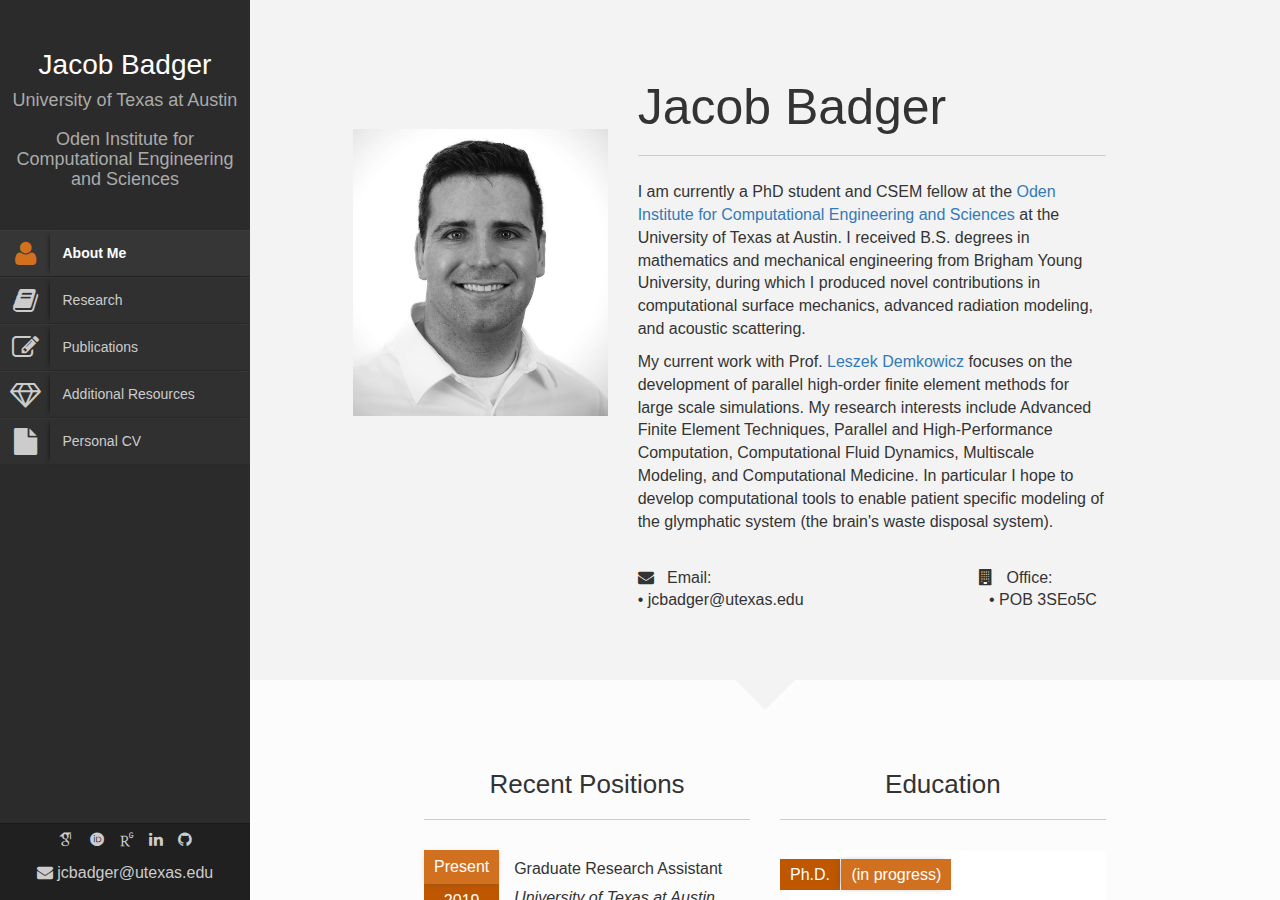
<file: index.html>
<!DOCTYPE html>
<html lang="en">
    <head>
        <title>Jacob Badger</title>
        <meta http-equiv="Content-Type" content="text/html; charset=UTF-8">
        <meta name="author" content="Jacob Badger">
        <meta name="viewport" content="width=device-width, initial-scale=1, maximum-scale=1">
        
        <meta name="description" content="A theme for faculty profile page" />
        <meta name="keywords" content="faculty profile, theme, css, html, jquery, transition, transform, 3d, css3" />

        <link rel="shortcut icon" href="../favicon.ico">

        <!--CSS styles-->
        <link rel="stylesheet" href="css/bootstrap.css">
        <link rel="stylesheet" href="css/font-awesome.min.css">  
        <link rel="stylesheet" href="css/perfect-scrollbar-0.4.5.min.css">
        <link rel="stylesheet" href="css/magnific-popup.css">
        <link rel="stylesheet" href="css/style.css">
        <link id="theme-style" rel="stylesheet" href="css/styles/default.css">
        <link rel="stylesheet" href="css/academicons.min.css"/>

        
        <!--/CSS styles-->
        <!--Javascript files-->
        <script type="text/javascript" src="js/jquery-1.11.3.min.js"></script>
        <script type="text/javascript" src="js/TweenMax.min.js"></script>
        <script type="text/javascript" src="js/jquery.touchSwipe.min.js"></script>
        <script type="text/javascript" src="js/jquery.carouFredSel-6.2.1-packed.js"></script>
        
        <script type="text/javascript" src="js/modernizr.custom.63321.js"></script>
        <script type="text/javascript" src="js/jquery.dropdownit.js"></script>

        <script type="text/javascript" src="js/ScrollToPlugin.min.js"></script>

        <script type="text/javascript" src="js/bootstrap.min.js"></script>

        <script type="text/javascript" src="js/jquery.mixitup.min.js"></script>

        <script type="text/javascript" src="js/masonry.min.js"></script>

        <script type="text/javascript" src="js/perfect-scrollbar-0.4.5.with-mousewheel.min.js"></script>
        <script type="text/javascript" src="js/jquery.nicescroll.min.js"></script>


        <script type="text/javascript" src="js/magnific-popup.js"></script>
        <script type="text/javascript" src="js/custom.js"></script>

        <!--/Javascript files-->

    </head>
    <body>

        <div id="wrapper">
            <a href="#sidebar" class="mobilemenu"><i class="fa fa-reorder"></i></a>
            <div id="sidebar">
                <div id="sidebar-wrapper">
                    <div id="sidebar-inner">
                        <!-- Profile/logo section-->
                        <div id="profile" class="clearfix">
                            <!-- <div class="portrate hidden-xs"></div> -->
                            <div class="title">
                                <h2>Jacob Badger</h2>
				<h3>University of Texas at Austin<br><br>Oden Institute for Computational Engineering and Sciences</h3>
                            </div>   
                        </div>
                        <!-- /Profile/logo section-->

                        <!-- Main navigation-->
                        <div id="main-nav">
                            <ul id="navigation">
                                <li class="currentmenu">
                                  <a href="index.html">
                                    <i class="fa fa-user"></i>
                                    <div class="text">About Me</div>
                                  </a>
                                </li>  
                                
                                <li>
                                  <a href="research.html">
                                    <i class="fa fa-book"></i>
                                    <div class="text">Research</div>
                                  </a>
                                </li> 
                                
                                <li>
                                  <a href="publication.html">
                                    <i class="fa fa-edit"></i>
                                    <div class="text">Publications</div>
                                  </a>
                                </li> 

                                <!-- <li>
                                  <a href="software.html">
                                    <i class="fa fa-desktop"></i>
                                    <div class="text">Software</div>
                                  </a>
                                </li> -->

                                <li>
                                  <a href="additional.html">
                                    <i class="fa fa-diamond"></i>
                                    <div class="text">Additional Resources</div>
                                  </a>
                                </li>

                                <li class="external">
                                  <a href="papers/Badger_CV.pdf" target="_blank">
                                      <i class="fa fa-file"></i>
                                      <div class="text">Personal CV</div>
                                  </a>
                                </li>

                            </ul>
                        </div>
                        <!-- /Main navigation-->
                        <!-- Sidebar footer -->
                        <div id="sidebar-footer">
                            <div class="social-icons">

                                <ul>
                                    <li><a href="https://scholar.google.com/citations?user=r2hKCgUAAAAJ&hl=en&oi=ao" title="Google Scholar" target="_blank"><i class="ai ai-google-scholar ai-3x"></i></a></li>
                                    <li><a href="https://orcid.org/0000-0001-6482-105X" title="ORCID" target="_blank"><i class="ai ai-orcid ai-3x"></i></a></li>
                                	<li><a href="https://www.linkedin.com/in/jacob-c-badger" title="ResearchGate" target="_blank"><i class="ai ai-researchgate ai-3x"></i></a></li>
                                    <li><a href="https://www.linkedin.com/in/jacob-c-badger" title="Linkedin" target="_blank"><i class="fa fa-linkedin"></i></a></li>
                                    <li><a href="https://github.com/jbadger95" title="Github" target="_blank"><i class="fa fa-github"></i></a></li>
                                	<br />
                                    <li><a><i class="fa fa-envelope"></i> jcbadger&#64utexas.edu</a></li>
                                    <br />
                                    <p> </p>
                                </ul>
				
                            </div>

        
			    <!--
                            <div id="copyright">Copyright text here</div>
			    -->
                    
                        </div>
                        <!-- /Sidebar footer -->
                    </div>

                </div>
            </div>

            <div id="main">
            
                <div id="biography" class="page home" data-pos="home">
                    <div class="pageheader">
                        <div class="headercontent">
                            <div class="section-container">
                                <div class="row">
                                    <div class="col-sm-2 visible-sm"></div>
                                    <div class="col-sm-8 col-md-4">
                                        <div class="biothumb">
						<br><br><br>
                                            <img alt="image" src="img/personal/Badger_Jacob_BW.jpg" class="img-responsive">

                                        </div>
                                        
                                    </div>
                                    <div class="clearfix visible-sm visible-xs"></div>
                                    <div class="col-sm-12 col-md-7">
                                        <h3 class="title">Jacob Badger</h3>
                                        <p> I am currently a PhD student and CSEM fellow at the <a href="https://www.oden.utexas.edu"> Oden Institute for 
                                            Computational Engineering and Sciences</a> at the University 
					of Texas at Austin. I received B.S. degrees in mathematics and mechanical engineering from Brigham Young University, during which I produced novel contributions in computational surface mechanics, advanced radiation modeling, and acoustic scattering. 
					</p>

					<p>
					My current work with Prof. <a href="https://users.oden.utexas.edu/~leszek/">Leszek Demkowicz</a> focuses on the development of parallel high-order finite element methods for large scale simulations. My research interests include Advanced Finite Element Techniques, Parallel and High-Performance Computation, Computational Fluid Dynamics, Multiscale Modeling, and Computational Medicine. In particular I hope to develop computational tools to enable patient specific modeling of the glymphatic system (the brain's waste disposal system).
					</p>
					<br>

					<span style="float:left"><strong><i class="fa fa-envelope"></i>&nbsp;&nbsp;</strong> Email:</span><span style="float:right">
                                                <strong><i class="fa fa-building"></i>&nbsp;&nbsp;</strong>
						Office:&nbsp;&nbsp;&nbsp;&nbsp;&nbsp;&nbsp;&nbsp;&nbsp;&nbsp;&nbsp;&nbsp;&nbsp; </span>
					<br>
					<span style="float:left">&bull; jcbadger&#64utexas.edu</span><span style="float:right">&bull; POB 3SEo5C&nbsp;&nbsp; </span>
					</br>
					</br>

                                    </div>  
                                </div>
                            </div>        
                        </div>
                    </div>


                    <div class="pagecontents">
                        <div class="section color-1">
                            <div class="section-container">
                                <div class="row">
                                    <div class="col-md-5 col-md-offset-1">
                                        <div class="title text-center">
                                            <h3>Recent Positions</h3>
                                        </div>
                                        <ul class="ul-dates">
                                            <li>
                                                <div class="dates">
                                                    <span>Present</span>
                                                    <span>2019</span>
                                                </div>
                                                <div class="content">
                                                    <h4>Graduate Research Assistant</h4>
                                                    <p><em>University of Texas at Austin</em>, Oden Institute for Computational Engineering and Sciences </p>
                                                </div>
                                            </li>
                                            <li>
                                                <div class="dates">
                                                    <span>2019</span>
                                                    <span>2018</span>
                                                </div>
                                                <div class="content">
                                                    <h4>Teaching Assistant</h4>
                                                    <p><em>Brigham Young University</em>, Mechanical Engineering Department </p>
                                                </div>
                                            </li>
                                            <li>
                                                <div class="dates">
                                                    <span>2019</span>
                                                    <span>2018</span>
                                                </div>
                                                <div class="content">
                                                    <h4>Undergraduate Research Assistant </h4>
                                                    <p><em>Brigham Young University</em>, Mathematics Department</p>
                                                </div>
                                            </li>
                                            <li>
                                                <div class="dates">
                                                    <span>2018</span>
                                                    <span>2016</span>
                                                </div>
                                                <div class="content">
                                                    <h4>Undergraduate Research Assistant</h4>
                                                    <p><em>Brigham Young University</em>, Compliant Mechanisms Research Group </p>
                                                </div>
                                            </li>
                                        </ul>
                                    </div>
                                    <div class="col-md-5">
                                        <div class="title text-center">
                                            <h3>Education</h3>
                                        </div>
                                        <ul class="ul-card">
                                            <li>
                                                <div class="dy">
                                                    <span class="degree">Ph.D.</span>
                                                    <span class="year">(in progress)</span>
                                                </div>
                                                <div class="description">
                                                    <p class="what">Doctor of Philosophy in Computational Science, Engineering, and Mathematics</p>
						    						<p class="where">University of Texas at Austin<br>Oden Institute for Computational Engineering and Sciences</br></p>
                                                </div>
                                            </li>
                                            <li>
                                                <div class="dy">
                                                    <span class="degree">B.S.</span><span class="year">2019</span>
                                                </div>
                                                <div class="description">
                                                    <p class="waht">Bachelor of Science in Mathematics</p>
                                                    <p class="where">Brigham Young University</p>
                                                </div>
                                            </li>
                                            <li>
                                                <div class="dy">
                                                    <span class="degree">B.S.</span><span class="year">2019</span>
                                                </div>
                                                <div class="description">
                                                    <p class="waht">Bachelor of Science in Mechanical Engineering</p>
                                                    <p class="where">Brigham Young University</p>
                                                </div>
                                            </li>
                                            
                                        </ul>

                                    </div>    
                                </div>    
                            </div>

                        <!-- <div class="section color-1">
                            <div class="section-container">
                                <div class="title text-center">
                                    <h3>Recent News</h3>
                                </div>
                                <div class="row">
                                        <div id="labp-heads-wrap">
                                            <div id="lab-carousel">
                                                <div><img alt="image" src="img/news/siamtalks.png" width="120" height="120" class="img-circle lab-img" /></div>
                                                <div><img alt="image" src="img/news/rank1.png" width="120" height="120" class="img-circle lab-img" /></div>
                                                <div><img alt="image" src="img/news/tames.png" width="120" height="120" class="img-circle lab-img" /></div>
                                                <div><img alt="image" src="img/news/SpringSim.png" width="120" height="120" class="img-circle lab-img" /></div>
                                            </div>
                                            <div>
                                                <a href="#" id="prev"><i class="fa fa-chevron-circle-left"></i></a>
                                                <a href="#" id="next"><i class="fa fa-chevron-circle-right"></i></a>
                                            </div>
                                        </div>

                                        <div id="lab-details">
                                            <div>
                                                <h3>SIAM Industry Talks</h3>
						<p>
						UT Austin's chapter of SIAM is putting the "I" in SIAM with our recent industry talks! We've hosted several speakers from industry to come speak at ICES about job and research opportunities. So far we've heard from NASA's Jet Propulsion Lab, Sandia National Lab, Enthought, Heartflow, Lawrence Livermore National Lab, Los Alamos National Lab, Intel, and more! 
						</p>
					</div>

                                            <div>
                                                <h3>ICES Ranked No. 1 for Interdisciplinary Applications of Mathematics</h3>
						<h4><a href="https://www.ices.utexas.edu/about/news/460/">https://www.ices.utexas.edu/about/news/460/</a></h4>
						<p>
						The Center for World University Rankings (CWUR) ranked The University of Texas at Austin number one in the world in the discipline “Mathematics: Interdisciplinary Applications,” the academic area addressed by the university’s Institute for Computational Engineering and Sciences (ICES).
						</p>
                                            </div>

                                            <div>
                                                <h3>TAMES Conference</h3>
						<h4><a href="http://users.ices.utexas.edu/~gopal/tames.io/">http://tames.io/</a></h4>
						<p>
						From September 21-23, in Austin, Texas, 80 students and other young researchers from over 25 universities converged for a SIAM student chapter organized interdisciplinary mathematics conference. The Texas Applied Mathematics and Engineering Symposium (TAMES) featured many invited presentations on contemporary research topics including biomedical engineering, turbulence modeling, machine learning, Bayesian inverse problems, and isogeometic analysis. The three day conference was organized by UT Austin's Student Chapter of SIAM with generous support from the Texas-Louisiana Section of SIAM and the Institute for Computational Engineering and Sciences. Designed to imitate the scope of a SIAM Annual Meeting — but at a local level, with a focus on young researchers — TAMES brought together nearly one hundred researchers to network and present their work in its several minisymposia. Given its success, a follow-up conference of the same type is being planned for Fall 2018 at Louisiana State University.
						</p>
                                            </div>
                                            <div>
                                                <h3>26th High Performance Computing Symposium</h3>
						<h4><a href="http://scs.org/springsim/">http://scs.org/springsim/</a></h4>
						<p>
						My paper with Dr. Engquist was recently accepted at the 26th High Performance Computing Symposium. The 2018 Spring Simulation Multi-conference (SpringSim’18) is an annual conference sponsored by The Society for Modeling and Simulation International which covers state-of-the-art developments in computer simulation technologies, as well as scientific, industrial, and business applications. Areas covered include high-performance computing technologies, models and algorithms, GUI visualization technologies, communications and much more. Application disciplines covered include advanced telecommunication; computer systems; aviation and aerospace; environment, energy, and other industries. Conference proceedings will possibly be archived in the ACM and IEEE Digital Libraries.
						</p>
                                            </div>
                                        </div>
                                    </div>
                                </div>
                            </div> -->

                        <div class="section color-2">
                            <div class="section-container">
                                <div class="row">
                                    <div class="col-md-10 col-md-offset-1">
                                        <div class="title text-center">
                                            <h3>Selected Honors and Awards</h3>
                                        </div>
                                        <ul class="timeline">

                                            <li class="open">
                                                <div class="date">2020</div>
                                                <div class="circle"></div>
                                                <div class="data">
                                                    <div class="subject">Hertz Foundation 1st Round Finalist (awaiting 2nd round results)</div>
                                                    <div class="text row">
                                                       <!-- <div class="col-md-2">
                                                            <img alt="image" class="thumbnail img-responsive" src="img/personal/awards100x100.png" >
                                                        </div>
                                                        <div class="col-md-10">
								description
                                                        </div>

						       -->
                                                    </div>
                                                </div>
                                            </li>

                                            <li class="open">
                                                <div class="date">2019</div>
                                                <div class="circle"></div>
                                                <div class="data">
                                                    <div class="subject">CSEM Fellowship</div>
                                                    <div class="text row">
                                                       <!-- <div class="col-md-2">
                                                            <img alt="image" class="thumbnail img-responsive" src="img/personal/awards100x100.png" >
                                                        </div>
                                                        <div class="col-md-10">
								description
                                                        </div>

						       -->
                                                    </div>
                                                </div>
                                            </li>


                                            <!-- <li class="open">
                                                <div class="date">2019</div>
                                                <div class="circle"></div>
                                                <div class="data">
                                                    <div class="subject">Teaching Preparation Series Certificate</div>
                                                    <div class="text row">
                                                       <div class="col-md-2">
                                                            <img alt="image" class="thumbnail img-responsive" src="img/personal/awards100x100.png" >
                                                        </div>
                                                        <div class="col-md-10">
							
                                                        </div>

						      
                                                    </div>
                                                </div>
                                            </li> -->

                                        </ul>
                                    </div>
                                </div>
                            </div>
                        </div>                            
                    </div>
                </div>
  
            </div>
        </div>
    </body>
</html>
</file>
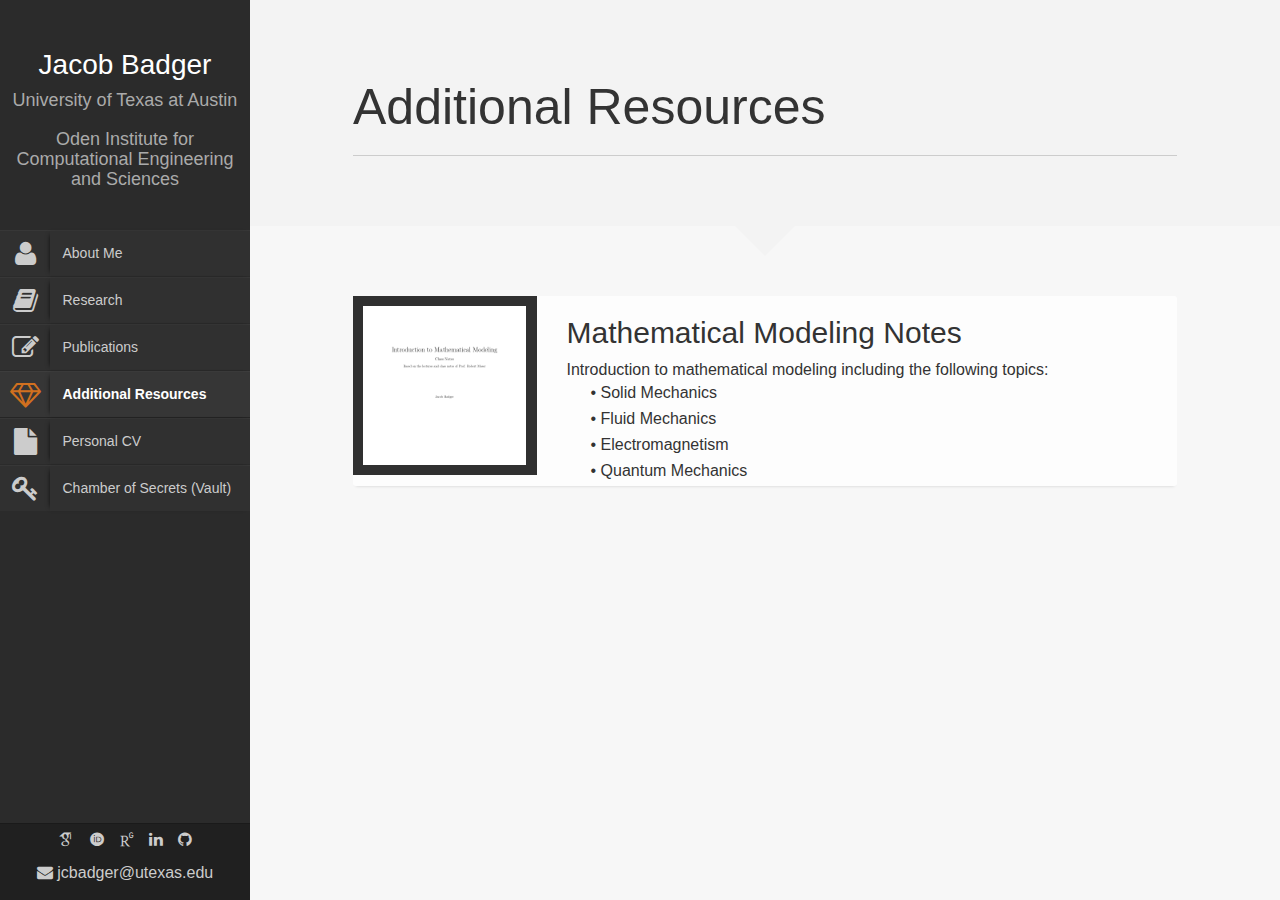
<file: additional.html>
<!DOCTYPE html>
<html lang="en">
    <head>
        <title>Jacob Badger</title>
        <meta http-equiv="Content-Type" content="text/html; charset=UTF-8">
        <meta name="author" content="owwwlab.com">
        <meta name="viewport" content="width=device-width, initial-scale=1, maximum-scale=1">
        
        <meta name="description" content="A theme for faculty profile page" />
        <meta name="keywords" content="faculty profile, theme,css, html, jquery, transition, transform, 3d, css3" />

        <link rel="shortcut icon" href="../favicon.ico">

        <!--CSS styles-->
        <link rel="stylesheet" href="css/bootstrap.css">
        <link rel="stylesheet" href="css/font-awesome.min.css">  
        <link rel="stylesheet" href="css/perfect-scrollbar-0.4.5.min.css">
        <link rel="stylesheet" href="css/magnific-popup.css">
        <link rel="stylesheet" href="css/style.css">
        <link id="theme-style" rel="stylesheet" href="css/styles/default.css">
        <link rel="stylesheet" href="css/academicons.min.css"/>

        
        <!--/CSS styles-->
        <!--Javascript files-->
        <script type="text/javascript" src="js/jquery-1.11.3.min.js"></script>
        <script type="text/javascript" src="js/TweenMax.min.js"></script>
        <script type="text/javascript" src="js/jquery.touchSwipe.min.js"></script>
        <script type="text/javascript" src="js/jquery.carouFredSel-6.2.1-packed.js"></script>
        
        <script type="text/javascript" src="js/modernizr.custom.63321.js"></script>
        <script type="text/javascript" src="js/jquery.dropdownit.js"></script>

        <script type="text/javascript" src="js/ScrollToPlugin.min.js"></script>

        <script type="text/javascript" src="js/bootstrap.min.js"></script>

        <script type="text/javascript" src="js/jquery.mixitup.min.js"></script>

        <script type="text/javascript" src="js/masonry.min.js"></script>

        <script type="text/javascript" src="js/perfect-scrollbar-0.4.5.with-mousewheel.min.js"></script>
        <script type="text/javascript" src="js/jquery.nicescroll.min.js"></script>

        <script type="text/javascript" src="js/magnific-popup.js"></script>
        <script type="text/javascript" src="js/custom.js"></script>

        <!--/Javascript files-->

    </head>
    <body>

        <div id="wrapper">
            <a href="#sidebar" class="mobilemenu"><i class="fa fa-reorder"></i></a>
            <div id="sidebar">
                <div id="sidebar-wrapper">
                    <div id="sidebar-inner">
                        <!-- Profile/logo section-->
                        <div id="profile" class="clearfix">
                            <!-- <div class="portrate hidden-xs"></div> -->
                            <div class="title">
                                <h2>Jacob Badger</h2>
                <h3>University of Texas at Austin<br><br>Oden Institute for Computational Engineering and Sciences</h3>
                            </div>   
                        </div>
                        <!-- /Profile/logo section-->

                        <!-- Main navigation-->
                        <div id="main-nav">
                            <ul id="navigation">
                                <li>
                                  <a href="index.html">
                                    <i class="fa fa-user"></i>
                                    <div class="text">About Me</div>
                                  </a>
                                </li>  
                                
                                <li>
                                  <a href="research.html">
                                    <i class="fa fa-book"></i>
                                    <div class="text">Research</div>
                                  </a>
                                </li> 
                                
                                <li>
                                  <a href="publication.html">
                                    <i class="fa fa-edit"></i>
                                    <div class="text">Publications</div>
                                  </a>
                                </li> 

                                <!-- <li>
                                  <a href="software.html">
                                    <i class="fa fa-desktop"></i>
                                    <div class="text">Software</div>
                                  </a>
                                </li> -->

                                <li class="currentmenu">
                                  <a href="additional.html">
                                    <i class="fa fa-diamond"></i>
                                    <div class="text">Additional Resources</div>
                                  </a>
                                </li>

                                <li class="external">
                                  <a href="papers/Badger_CV.pdf" target="_blank">
                                      <i class="fa fa-file"></i>
                                      <div class="text">Personal CV</div>
                                  </a>
                                </li>

                                <li>
                                  <a href="vault.html">
                                      <i class="fa fa-key"></i>
                                      <div class="text">Chamber of Secrets (Vault)</div>
                                  </a>
                                </li>

                            </ul>
                        </div>
                        <!-- /Main navigation-->
                        <!-- Sidebar footer -->
                        <div id="sidebar-footer">
                            <div class="social-icons">

                                <ul>
                                    <li><a href="https://scholar.google.com/citations?user=r2hKCgUAAAAJ&hl=en&oi=ao" title="Google Scholar" target="_blank"><i class="ai ai-google-scholar ai-3x"></i></a></li>
                                    <li><a href="https://orcid.org/0000-0001-6482-105X" title="ORCID" target="_blank"><i class="ai ai-orcid ai-3x"></i></a></li>
                                    <li><a href="https://www.linkedin.com/in/jacob-c-badger" title="ResearchGate" target="_blank"><i class="ai ai-researchgate ai-3x"></i></a></li>
                                    <li><a href="https://www.linkedin.com/in/jacob-c-badger" title="Linkedin" target="_blank"><i class="fa fa-linkedin"></i></a></li>
                                    <li><a href="https://github.com/jbadger95" title="Github" target="_blank"><i class="fa fa-github"></i></a></li>
                                    <br />
                                    <li><a><i class="fa fa-envelope"></i> jcbadger&#64utexas.edu</a></li>
                                    <br />
                                    <p> </p>
                                </ul>
                
                            </div>

        
                <!--
                            <div id="copyright">Copyright text here</div>
                -->
                    
                        </div>
                        <!-- /Sidebar footer -->
                    </div>

                </div>
            </div>
        </div>

        <div id="main">
            
            <div id="additional" class="page">
                <div class="pageheader">
                    <div class="headercontent">
                        <div class="section-container">
                            <h2 class="title">Additional Resources</h2>
                        </div>
                    </div>
                </div>

                <div class="section color-2">
                    <div class="section-container">
                        <div class="row">
                            <div class="col-md-12">
                                <div class="pitems">

                           <!--  <head> -->
<!--             <div class="section-container"> -->
            <!-- <div class="title">
                <h2>Documents</h2>
            </div> -->
            <ul class="ul-withdetails">
                <li>
                    <div class="row">
                        <div class="col-sm-4 col-md-3">
                            <!--  -->
                            <div class="image">
                                <a href="notes/Math_Modeling_Notes.pdf">
                                    <div class="frame"><img alt="image" src="notes/Math_Modeling_Notes_thumb.png"  class="img-responsive" style="padding:10px"></div>
                                <div class="imageoverlay">
                                    <i class="fa fa-search"></i>
                                </div>
                                </a>
                            </div>
                            <!--  -->
                        </div>
                        <div class="col-sm-8 col-md-9">
                            <div class="data">
                                <h2>Mathematical Modeling Notes</h2>
                                <div>
                                    Introduction to mathematical modeling including the following topics:
                                    <p style="text-indent :1.5em; margin-bottom: 0.2em;"> &#8226 Solid Mechanics</p> 
                                    <p style="text-indent :1.5em; margin-bottom: 0.2em;"> &#8226 Fluid Mechanics</p> 
                                    <p style="text-indent :1.5em; margin-bottom: 0.2em;"> &#8226 Electromagnetism</p> 
                                    <p style="text-indent :1.5em; margin-bottom: 0.2em;"> &#8226 Quantum Mechanics</p> 
                                </div>
                            </div>
                        </div>
                    </div>
                </li>
            </ul>
            </div>
            </div>
            </div>
            </div>

                </div>
            </div>
        </div>
    </body>
</html>
</file>
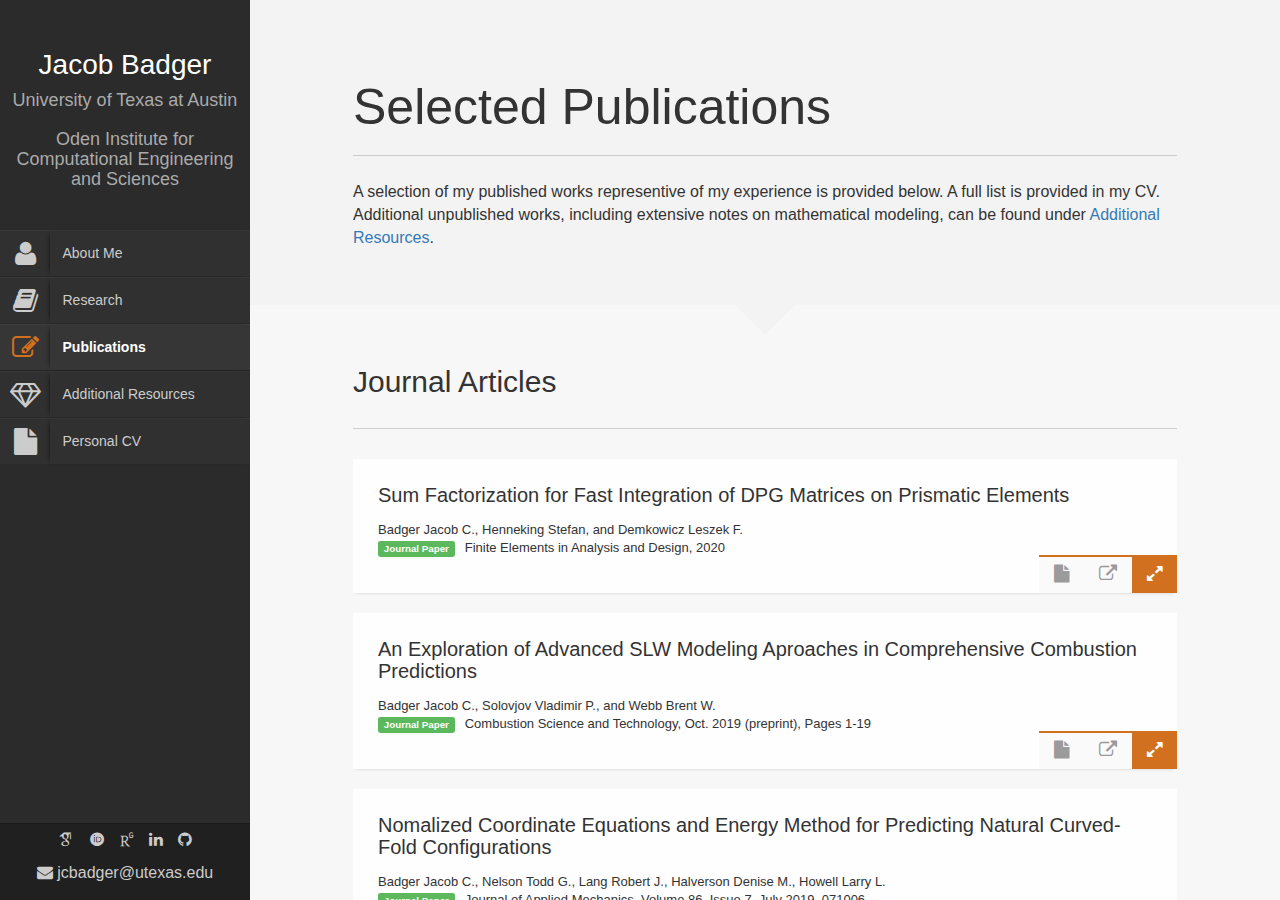
<file: publication.html>
<!DOCTYPE html>
<html lang="en">
    <head>
        <title>Jacob Badger</title>
        <meta http-equiv="Content-Type" content="text/html; charset=UTF-8">
        <meta name="author" content="owwwlab.com">
        <meta name="viewport" content="width=device-width, initial-scale=1, maximum-scale=1">
        
        <meta name="description" content="A theme for faculty profile page" />
        <meta name="keywords" content="faculty profile, theme,css, html, jquery, transition, transform, 3d, css3" />

        <link rel="shortcut icon" href="../favicon.ico">

        <!--CSS styles-->
        <link rel="stylesheet" href="css/bootstrap.css">
        <link rel="stylesheet" href="css/font-awesome.min.css">  
        <link rel="stylesheet" href="css/perfect-scrollbar-0.4.5.min.css">
        <link rel="stylesheet" href="css/magnific-popup.css">
        <link rel="stylesheet" href="css/style.css">
        <link id="theme-style" rel="stylesheet" href="css/styles/default.css">
        <link rel="stylesheet" href="css/academicons.min.css"/>

        
        <!--/CSS styles-->
        <!--Javascript files-->
        <script type="text/javascript" src="js/jquery-1.11.3.min.js"></script>
        <script type="text/javascript" src="js/TweenMax.min.js"></script>
        <script type="text/javascript" src="js/jquery.touchSwipe.min.js"></script>
        <script type="text/javascript" src="js/jquery.carouFredSel-6.2.1-packed.js"></script>
        
        <script type="text/javascript" src="js/modernizr.custom.63321.js"></script>
        <script type="text/javascript" src="js/jquery.dropdownit.js"></script>

        <script type="text/javascript" src="js/ScrollToPlugin.min.js"></script>

        <script type="text/javascript" src="js/bootstrap.min.js"></script>

        <script type="text/javascript" src="js/jquery.mixitup.min.js"></script>

        <script type="text/javascript" src="js/masonry.min.js"></script>

        <script type="text/javascript" src="js/perfect-scrollbar-0.4.5.with-mousewheel.min.js"></script>
        <script type="text/javascript" src="js/jquery.nicescroll.min.js"></script>

        <script type="text/javascript" src="js/magnific-popup.js"></script>
        <script type="text/javascript" src="js/custom.js"></script>

        <!--/Javascript files-->

    </head>
    <body>

        <div id="wrapper">
            <a href="#sidebar" class="mobilemenu"><i class="fa fa-reorder"></i></a>
            <div id="sidebar">
                <div id="sidebar-wrapper">
                    <div id="sidebar-inner">
                        <!-- Profile/logo section-->
                        <div id="profile" class="clearfix">
                            <!-- <div class="portrate hidden-xs"></div> -->
                            <div class="title">
                                <h2>Jacob Badger</h2>
                <h3>University of Texas at Austin<br><br>Oden Institute for Computational Engineering and Sciences</h3>
                            </div>   
                        </div>
                        <!-- /Profile/logo section-->

                        <!-- Main navigation-->
                        <div id="main-nav">
                            <ul id="navigation">
                                <li>
                                  <a href="index.html">
                                    <i class="fa fa-user"></i>
                                    <div class="text">About Me</div>
                                  </a>
                                </li>  
                                
                                <li>
                                  <a href="research.html">
                                    <i class="fa fa-book"></i>
                                    <div class="text">Research</div>
                                  </a>
                                </li> 
                                
                                <li class="currentmenu">
                                  <a href="publication.html">
                                    <i class="fa fa-edit"></i>
                                    <div class="text">Publications</div>
                                  </a>
                                </li> 

                                <!-- <li>
                                  <a href="software.html">
                                    <i class="fa fa-desktop"></i>
                                    <div class="text">Software</div>
                                  </a>
                                </li> -->

                                <li>
                                  <a href="additional.html">
                                    <i class="fa fa-diamond"></i>
                                    <div class="text">Additional Resources</div>
                                  </a>
                                </li>

                                <li class="external">
                                  <a href="papers/Badger_CV.pdf" target="_blank">
                                      <i class="fa fa-file"></i>
                                      <div class="text">Personal CV</div>
                                  </a>
                                </li>

                            </ul>
                        </div>
                        <!-- /Main navigation-->
                        <!-- Sidebar footer -->
                        <div id="sidebar-footer">
                            <div class="social-icons">

                                <ul>
                                    <li><a href="https://scholar.google.com/citations?user=r2hKCgUAAAAJ&hl=en&oi=ao" title="Google Scholar" target="_blank"><i class="ai ai-google-scholar ai-3x"></i></a></li>
                                    <li><a href="https://orcid.org/0000-0001-6482-105X" title="ORCID" target="_blank"><i class="ai ai-orcid ai-3x"></i></a></li>
                                    <li><a href="https://www.linkedin.com/in/jacob-c-badger" title="ResearchGate" target="_blank"><i class="ai ai-researchgate ai-3x"></i></a></li>
                                    <li><a href="https://www.linkedin.com/in/jacob-c-badger" title="Linkedin" target="_blank"><i class="fa fa-linkedin"></i></a></li>
                                    <li><a href="https://github.com/jbadger95" title="Github" target="_blank"><i class="fa fa-github"></i></a></li>
                                    <br />
                                    <li><a><i class="fa fa-envelope"></i> jcbadger&#64utexas.edu</a></li>
                                    <br />
                                    <p> </p>
                                </ul>
                
                            </div>

        
                <!--
                            <div id="copyright">Copyright text here</div>
                -->
                    
                        </div>
                        <!-- /Sidebar footer -->
                    </div>

                </div>
            </div>

            <div id="main">
            
                <div id="publications" class="page">
                    <div class="page-container">
                        <div class="pageheader">
                            <div class="headercontent">
                                <div class="section-container">
                                    
                                    <h2 class="title">Selected Publications</h2>
                    
                                    <div class="row">
                                        <div class="col-md-12">
                                            <p>A selection of my published works representive of my experience is provided below. A full list is provided in my CV. Additional unpublished works, including extensive notes on mathematical modeling, can be found under <a href="additional.html">Additional Resources</a>. </p>
                                        </div>
                                    </div>
                    
                                    
                                </div>
                            </div>
                        </div>

                        <div class="pagecontents">
                            
            <!--
                            <div class="section color-1" id="filters">
                                <div class="section-container">
                                    <div class="row">
                                        
                                        <div class="col-md-3">
                                            <h3>Filter by type:</h3>
                                        </div>
                                        <div class="col-md-6">
                                            <select id="cd-dropdown" name="cd-dropdown" class="cd-select">
                                                <option class="filter" value="all" selected>All types</option>
                                                <option class="filter" value="jpaper">Jounal Papers</option>
                                                <option class="filter" value="cpaper">Conference Papers</option>
                                                <option class="filter" value="bookchapter">Book Chapters</option>
                                                <option class="filter" value="book">Books</option>
                                                <option class="filter" value="report">Reports</option>
                                                <option class="filter" value="tpaper">Technical Papers</option>
                                            </select>
                                        </div>
                                        
                                        <div class="col-md-3" id="sort">
                                            <span>Sort by year:</span>
                                            <div class="btn-group pull-right"> 

                                                <button type="button" data-sort="data-year" data-order="desc" class="sort btn btn-default"><i class="fa fa-sort-numeric-asc"></i></button>
                                                <button type="button" data-sort="data-year" data-order="asc" class="sort btn btn-default"><i class="fa fa-sort-numeric-desc"></i></button>
                                            </div>
                                        </div>    
                                    </div>
                                </div>
                            </div>
            -->

                            <div class="section color-2" id="pub-grid">
                                <div class="section-container">
                                    
                                    <div class="row">
                                        <div class="col-md-12">
                                            <div class="pitems">
                                                
                    <div class="title">
                        <h2>Journal Articles</h2>
                    </div>
                    <div class="item mix cpaper" data-year="2017">
                        <div class="pubmain">
                            <div class="pubassets">
                                
                                <a href="#" class="pubcollapse">
                                    <i class="fa fa-expand"></i>
                                </a>
                                <a href="https://www.oden.utexas.edu/media/reports/2019/1915.pdf" class="tooltips" title="External link" target="_blank">
                                    <i class="fa fa-external-link"></i>
                                </a>
                                <a href="https://www.oden.utexas.edu/media/reports/2019/1915.pdf" class="tooltips" title="PDF" target="_blank">
                                    <i class="fa fa-file"></i>
                                </a>
                                
                            </div>

                            <h4 class="pubtitle">Sum Factorization for Fast Integration of DPG Matrices on Prismatic Elements</h4>
                            <div class="pubauthor">Badger Jacob C., Henneking Stefan, and Demkowicz Leszek F.</div>
                            <div class="pubcite"><span class="label label-success">Journal Paper</span>Finite Elements in Analysis and Design, 2020</div>
                                                        
                            </div>
                            <div class="pubdetails">
                                <h4>Abstract</h4>
                                <p>
                            Higher order finite element (FE) methods provide significant advantages in a number of applications such as wave propagation, where high order shape functions help to mitigate pollution (dispersion) error. However, classical assembly of higher order systems is computationally burdensome, requiring the evaluation of many point quadrature schemes. When the Discontinuous Petrov-Galerkin (DPG) FE methodology is employed, the use of an enriched test space further increases the computational burden of system assembly, increasing the relevance of improved assembly techniques. Sum factorization—a technique that exploits the tensor-product structure of shape functions to accelerate numerical integration—was proposed in \cite{mora2019fast} for the assembly of DPG matrices on hexahedral elements that reduced the computational complexity from order <em>O(p<sup>9</sup>)</em> to <em>O(p<sup>7</sup>)</em> (where <em>p</em> denotes polynomial order).
                            In this work we extend the concept of sum factorization to the construction of DPG matrices on prismatic elements by expressing prism shape functions as tensor products of 2D simplex and 1D interval shape functions. Unexpectedly, the resulting sum factorization routines on partially-tensorized prism shape functions achieve the same <em>O(p<sup>7</sup>)</em> complexity as sum factorization on fully-tensorized hexahedra shape functions (as products of 1D interval shape functions) presented in <a href="https://www.semanticscholar.org/paper/Fast-Integration-of-DPG-Matrices-Based-on-Sum-for-Mora-Demkowicz/f5e3216e69052fd85460ba45dab54f8d608df6b8">[6]</a>.
                            Throughout this work we adhere to the theory of exact sequence energy spaces, proposing sum factorization routines for each of the 3D FE exact sequence energy spaces—<em>H<sup>1</sup></em>, <em>H<sup>curl</sup></em>, <em>H<sup>div</sup></em>, and <em>L<sup>2</sup></em>. Computational results for construction of the DPG Gram matrix on a prismatic element in each exact sequence energy space are presented, corroborating the expected <em>O(p<sup>7</sup>)</em>complexity. Additionally, construction of the DPG system for an ultraweak Maxwell problem on a prismatic element is considered and a partially-tensorized sum factorization for hexahedral elements is proposed to improve implementational compatibility between hexahedral and prismatic elements.
                            </p>
                            </div>
                        </div>
                        <div class="item mix jpaper" data-year="2015">
                            <div class="pubmain">
                                <div class="pubassets">
                                    
                                    <a href="#" class="pubcollapse">
                                        <i class="fa fa-expand"></i>
                                    </a>
                                    <a href="https://www.tandfonline.com/doi/abs/10.1080/00102202.2019.1678907" class="tooltips" title="External link" target="_blank">
                                        <i class="fa fa-external-link"></i>
                                    </a>
                                    <a href="papers/SLW_CST_paper.pdf" class="tooltips" title="PDF" target="_blank">
                                        <i class="fa fa-file"></i>
                                    </a>
                                    
                                </div>

                                <h4 class="pubtitle">An Exploration of Advanced SLW Modeling Aproaches in Comprehensive Combustion Predictions</h4>
                            <!--<div class="pubauthor"><strong>Jennifer Doe</strong>,  Emily N. Garbinsky, Kathleen D. Vohs</div>-->
                            <div class="pubauthor"> Badger Jacob C., Solovjov Vladimir P., and Webb Brent W.</div>
                            <div class="pubcite"><span class="label label-success">Journal Paper</span>Combustion Science and Technology, Oct. 2019 (preprint), Pages 1-19</div>
                                                        
                                                    </div>
                                                    <div class="pubdetails">
                                                        <h4>Abstract</h4>
                                                        <p>
                            Recent work demonstrated the integration of the Spectral Line Weighted-Sum-of-Gray-Gases (SLW) model for advanced modeling of gas radiation in high temperature gases in a comprehensive combustion modeling prediction scheme. This prior work compared predictions using the Reference Approach SLW model with the Domain Based Weighted-Sum-of-Gray-Gases model used in Fluent. The present work reports on the implementation of the Rank Correlated SLW model and the Locally Correlated SLW model in the combustion scenario studied in the earlier publication, complementing the Reference Approach SLW model predictions reported previously. The predictions confirm the need for such advanced radiation modeling to accurately resolve the radiative flux divergence and temperature fields, particularly in localized regions of the flame zone where very large differences in temperature and radiative heating may be found relative to the more rudimentary modeling approach. Results also reveal the dependence of the predictions for the three SLW model variants on the number of gray gases employed in the simulations. The Reference Approach and Locally Correlated SLW model predictions exhibit rather significant dependence on the number of gray gases used. It is shown that the Rank Correlated SLW model is the most robust of all models, and demonstrates that it can achieve accurate solutions with as few as 3-5 gray gases.
                                                    </div>
                                                </div>

                            <div class="item mix jpaper" data-year="2018">
                                <div class="pubmain">
                                    <div class="pubassets">
                                        
                                        <a href="#" class="pubcollapse">
                                            <i class="fa fa-expand"></i>
                                        </a>
                                        <a href="https://asmedigitalcollection.asme.org/appliedmechanics/article/86/7/071006/725979/Normalized-Coordinate-Equations-and-an-Energy" class="tooltips" title="External link" target="_blank">
                                            <i class="fa fa-external-link"></i>
                                        </a>
                                        <a href="papers/JAM_Badger_Folding.pdf" class="tooltips" title="PDF" target="_blank">
                                            <i class="fa fa-file"></i>
                                        </a>
                                        
                                    </div>

                                    <h4 class="pubtitle">Nomalized Coordinate Equations and Energy Method for Predicting Natural Curved-Fold Configurations</h4>
                            <!--<div class="pubauthor"><strong>Jennifer Doe</strong>,  Emily N. Garbinsky, Kathleen D. Vohs</div>-->
                            <div class="pubauthor"> Badger Jacob C., Nelson Todd G., Lang Robert J., Halverson Denise M., Howell Larry L.</div>
                            <div class="pubcite"><span class="label label-success">Journal Paper</span>Journal of Applied Mechanics, Volume 86, Issue 7, July 2019, 071006</div>
                                                        
                            </div>
                            <div class="pubdetails">
                                <h4>Abstract</h4>
                                    <p>
                            Of the many valid configurations that a curved fold may assume, it is of particular interest to identify natural—or lowest energy—configurations that physical models will preferentially assume. We present normalized coordinate equations—equations that relate fold surface properties to their edge of regression—to simplify curved-fold relationships. An energy method based on these normalized coordinate equations is developed to identify natural configurations of general curved folds. While it has been noted that natural configurations have nearly planar creases for curved folds, we show that nonplanar behavior near the crease ends substantially reduces the energy of a fold.
                                                    </div>
                                                </div>
                                            </div>
                                        </div>
                                    </div>
                                </div>
                            </div>
                        </div>
                    </div>

        <div class="headercontent">
            <div class="section color-2" id="pub-grid">
                <div class="section-container">
                    
                    <div class="row">
                        <div class="col-md-12">
                            <div class="pitems">
<!--             <div class="section-container"> -->
                <div class="title">
                    <h2>Conference Papers/Presentations</h2>
                </div>

                    <div class="item mix jpaper" data-year="2018">
                        <div class="pubmain">
                            <div class="pubassets">
                                <a href="#" class="pubcollapse">
                                    <i class="fa fa-expand"></i>
                                </a>
                                <a href="papers/Waves2019MultScattPaperFinal.pdf" class="tooltips" title="PDF" target="_blank">
                                    <i class="fa fa-file"></i>
                                </a>
                                
                            </div>

                            <h4 class="pubtitle">High Order Farfield Expansion ABC coupled with IGA and Finite Differences Applied to Acoustic Multiple Scattering</h4>
                            <!--<div class="pubauthor"><strong>Jennifer Doe</strong>,  Emily N. Garbinsky, Kathleen D. Vohs</div>-->
                            <div class="pubauthor"> Villamizar Vianey, Badger Jacob C., Khajah Tahsin, and Acosta Sebastian.</div>
                            <div class="pubcite"><span class="label label-warning">Extended Abstract</span>14th International Conference on Mathematical and Numerical Aspects of Wave Propagation (WAVES), Vienna, Austria, 25-30 August 2019.</div>             
                            </div>
                            <div class="pubdetails">
                                <h4>Abstract</h4>
                                    <p>
                            We have constructed and successfully applied <em>high
                            order local Farfield Expansion</em> absorbing boundary conditions (FEABC) for time-harmonic single
                            acoustic scattering in two– and three–dimensions in previous work. We have also extended
                            the formulation of FEABC to two and three dimensional acoustic multiple scattering in previous papers. In this work, we present some numerical results for two-dimensional multiple scattering from
                            obstacles of arbitrary shape. We will also discuss
                            weak formulations of these multiple scattering problems as our first step to implement general curvilinear finite element methods in the context of <em>Isogeometric Analysis</em> (IGA) for multiple scattering.
                            </div>
                        </div>

                        <div class="item mix jpaper" data-year="2015">
                                <div class="pubmain">
                                    <div class="pubassets">
                                        
                                        <a href="#" class="pubcollapse">
                                            <i class="fa fa-expand"></i>
                                        </a>
                                        <a href="papers/MCS11_conference.pdf" class="tooltips" title="PDF" target="_blank">
                                            <i class="fa fa-file"></i>
                                        </a>
                                        
                                    </div>

                                    <h4 class="pubtitle">An Exploration of Advanced SLW Modeling Aproaches in Comprehensive Combustion Predictions</h4>
                            <!--<div class="pubauthor"><strong>Jennifer Doe</strong>,  Emily N. Garbinsky, Kathleen D. Vohs</div>-->
                            <div class="pubauthor"> Badger Jacob C., Solovjov Vladimir P., and Webb Brent W.</div>
                            <div class="pubcite"><span class="label label-success">Conference Paper</span>11th Mediterranean Combustion Science meeting (MCS11), Tenerife, Spain, 16-20 June 2019</div>
                                                        
                                                    </div>
                            <div class="pubdetails">
                                <h4>Abstract</h4>
                                <p>
                            Recent work demonstrated the integration of the Spectral Line Weighted-Sum-of-Gray-Gases (SLW) model for advanced modeling of gas radiation in high temperature gases in a comprehensive combustion modeling prediction scheme. This prior work compared predictions using the Reference Approach SLW model with the Domain Based Weighted-Sum-of-Gray-Gases model used in Fluent. The present work reports on the implementation of the Rank Correlated SLW model and the Locally Correlated SLW model in the combustion scenario studied in the earlier publication, complementing the Reference Approach SLW model predictions reported previously. The predictions confirm the need for such advanced radiation modeling to accurately resolve the radiative flux divergence and temperature fields, particularly in localized regions of the flame zone where very large differences in temperature and radiative heating may be found relative to the more rudimentary modeling approach. Results also reveal the dependence of the predictions for the three SLW model variants on the number of gray gases employed in the simulations. The Reference Approach and Locally Correlated SLW model predictions exhibit rather significant dependence on the number of gray gases used. It is shown that the Rank Correlated SLW model is the most robust of all models, and demonstrates that it can achieve accurate solutions with as few as 3-5 gray gases.
                                </div>
                            </div>

                            <div class="item mix jpaper" data-year="2015">
                                <div class="pubmain">
                                    <div class="pubassets">
                                        
                                        <a href="#" class="pubcollapse">
                                            <i class="fa fa-expand"></i>
                                        </a>
                                        <a href="papers/OSME_conference.pdf" class="tooltips" title="PDF" target="_blank">
                                            <i class="fa fa-file"></i>
                                        </a>
                                        
                                    </div>

                                    <h4 class="pubtitle">Explaining Curved Fold Behavior Through Normalized Coordinate Equations and Energy Methods</h4>
                            <!--<div class="pubauthor"><strong>Jennifer Doe</strong>,  Emily N. Garbinsky, Kathleen D. Vohs</div>-->
                            <div class="pubauthor"> Badger Jacob C., Nelson Todd G., Lang Robert J., Halverson Denise M., Howell Larry L.</div>
                            <div class="pubcite"><span class="label label-warning">Extended Abstract</span>7th International Meeting on Origami, Science, Mathematics, and Education (7OSME), Oxford, UK, 5-7 September 2018.</div>
                                                        
                                                    </div>
                            <div class="pubdetails">
                                <h4>Abstract</h4>
                                <p>
                            Of the many valid configurations that a curved fold may assume, it is of particular interest to identify natural—or lowest energy—configurations that physical models will preferentially assume. We present normalized coordinate equations—equations that relate fold surface properties to their edge of regression—to simplify curved fold relationships. An energy method based on these normalized coordinate equations is developed to identify natural configurations of general curved folds. While it has been noted that natural configurations are nearly planar for curved folds, we show that non-planar behavior near the crease ends substantially reduces the energy of a fold. These results are then compared to physical models.
                                </div>
                            </div>
                        <!-- <ul class="list">
                            <li class="open">
                                <div class="circle"></div>
                                <div class="data">
                                    <div class="subject">
                <p style="text-align:left;">
                High Order Farfield Expansion ABC coupled with IGA and Finite Differences Applied to Acoustic Multiple Scattering
                <span style="float:right;"><a href="talks/scs18_talk.pdf" class="tooltips" title="Download Slides" target="_blank"><i class="fa fa-cloud-download"></i></a></span></p>
                <p>deets</p>
                                    </div>
                                </div>
                            </li>
                        </ul> -->
                    </div>
                </div>
                </div>
                </div>
            </div>
        </div>

        <div class="headercontent">
            <div class="section color-2" id="pub-grid">
                <div class="section-container">
                    
                    <div class="row">
                        <div class="col-md-12">
                            <div class="pitems">
<!--             <div class="section-container"> -->
                <div class="title">
                    <h2>Grants/Reports</h2>
                </div>

                    <div class="item mix jpaper" data-year="2018">
                        <div class="pubmain">
                            <div class="pubassets">
                                <a href="http://jur.byu.edu/?p=23330" class="tooltips" title="Link" target="_blank">
                                    Report</i>
                                </a>
                                <a href="papers/ORCA_proposal.pdf" class="tooltips" title="PDF" target="_blank">
                                    Proposal</i>
                                </a>
                                                            
                            </div>

                            <h4 class="pubtitle">Single Degree-of-Freedom Rigidly Foldable Origami Flashers Based on Curved-Fold Models</h4>
                            <!--<div class="pubauthor"><strong>Jennifer Doe</strong>,  Emily N. Garbinsky, Kathleen D. Vohs</div>-->
                            <div class="pubauthor"> Badger Jacob C., and Howell Larry L.</div>
                            <div class="pubcite">BYU ORCA grant, 2016.</div>             
                            </div>
                        </div>
                    </div>
                </div>
                </div>
                </div>
                </div>
                </div>

            </div>
        </div>
    </body>
</html>
</file>
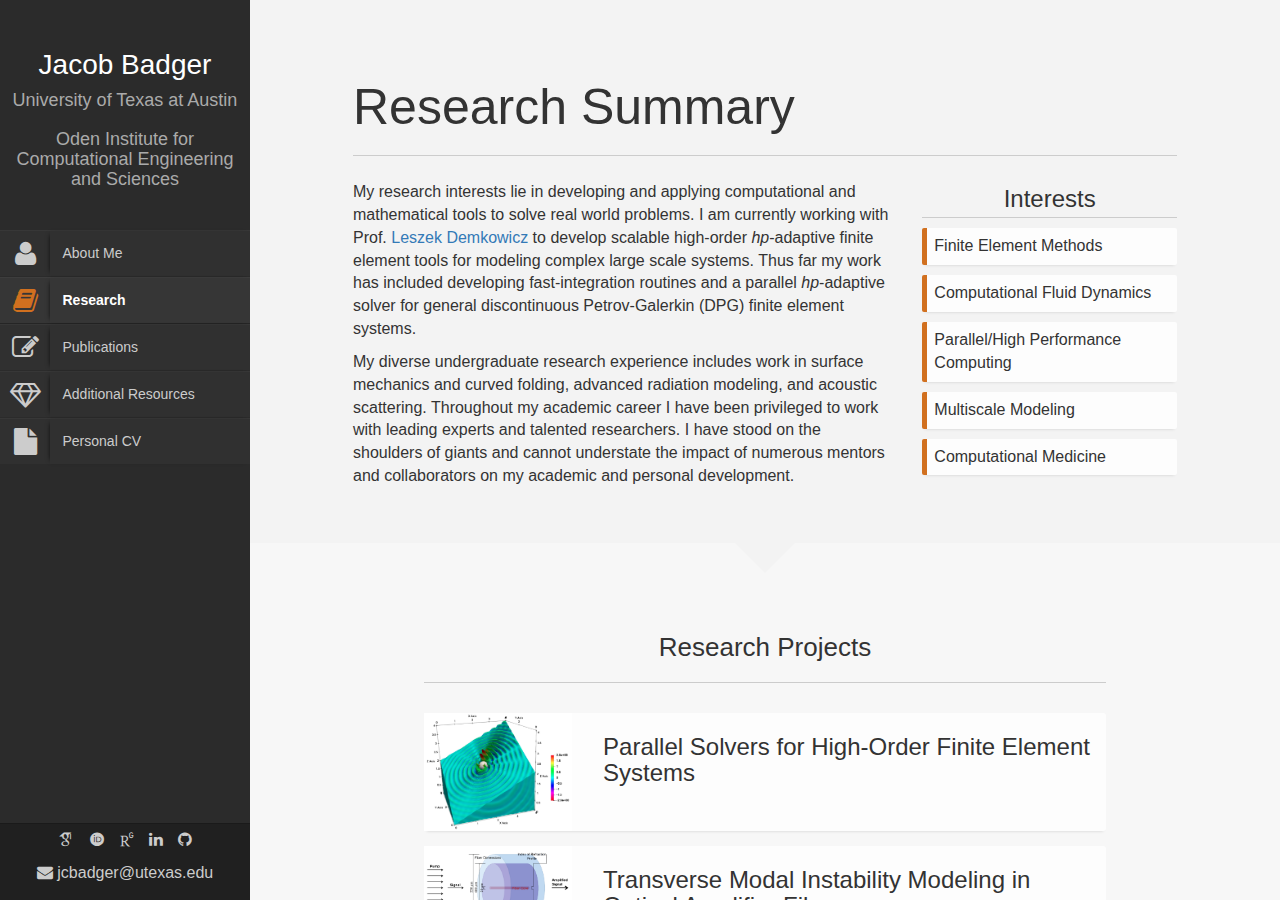
<file: research.html>
<!DOCTYPE html>
<html lang="en">
    <head>
        <title>Jacob Badger</title>
        <meta http-equiv="Content-Type" content="text/html; charset=UTF-8">
        <meta name="author" content="owwwlab.com">
        <meta name="viewport" content="width=device-width, initial-scale=1, maximum-scale=1">
        
        <meta name="description" content="A theme for faculty profile page" />
        <meta name="keywords" content="faculty profile, theme,css, html, jquery, transition, transform, 3d, css3" />

        <link rel="shortcut icon" href="../favicon.ico">

        <!--CSS styles-->
        <link rel="stylesheet" href="css/bootstrap.css">
        <link rel="stylesheet" href="css/font-awesome.min.css">  
        <link rel="stylesheet" href="css/perfect-scrollbar-0.4.5.min.css">
        <link rel="stylesheet" href="css/magnific-popup.css">
        <link rel="stylesheet" href="css/style.css">
        <link id="theme-style" rel="stylesheet" href="css/styles/default.css">
        <link rel="stylesheet" href="css/academicons.min.css"/>

        
        <!--/CSS styles-->
        <!--Javascript files-->
        <script type="text/javascript" src="js/jquery-1.11.3.min.js"></script>
        <script type="text/javascript" src="js/TweenMax.min.js"></script>
        <script type="text/javascript" src="js/jquery.touchSwipe.min.js"></script>
        <script type="text/javascript" src="js/jquery.carouFredSel-6.2.1-packed.js"></script>
        
        <script type="text/javascript" src="js/modernizr.custom.63321.js"></script>
        <script type="text/javascript" src="js/jquery.dropdownit.js"></script>

        <script type="text/javascript" src="js/ScrollToPlugin.min.js"></script>

        <script type="text/javascript" src="js/bootstrap.min.js"></script>

        <script type="text/javascript" src="js/jquery.mixitup.min.js"></script>

        <script type="text/javascript" src="js/masonry.min.js"></script>

        <script type="text/javascript" src="js/perfect-scrollbar-0.4.5.with-mousewheel.min.js"></script>
        <script type="text/javascript" src="js/jquery.nicescroll.min.js"></script>

        <script type="text/javascript" src="js/magnific-popup.js"></script>
        <script type="text/javascript" src="js/custom.js"></script>

        <!--/Javascript files-->

    </head>
    <body>

        <div id="wrapper">
            <a href="#sidebar" class="mobilemenu"><i class="fa fa-reorder"></i></a>
            <div id="sidebar">
                <div id="sidebar-wrapper">
                    <div id="sidebar-inner">
                        <!-- Profile/logo section-->
                        <div id="profile" class="clearfix">
                            <!-- <div class="portrate hidden-xs"></div> -->
                            <div class="title">
                                <h2>Jacob Badger</h2>
                <h3>University of Texas at Austin<br><br>Oden Institute for Computational Engineering and Sciences</h3>
                            </div>   
                        </div>
                        <!-- /Profile/logo section-->

                        <!-- Main navigation-->
                        <div id="main-nav">
                            <ul id="navigation">
                                <li>
                                  <a href="index.html">
                                    <i class="fa fa-user"></i>
                                    <div class="text">About Me</div>
                                  </a>
                                </li>  
                                
                                <li class="currentmenu">
                                  <a href="research.html">
                                    <i class="fa fa-book"></i>
                                    <div class="text">Research</div>
                                  </a>
                                </li> 
                                
                                <li>
                                  <a href="publication.html">
                                    <i class="fa fa-edit"></i>
                                    <div class="text">Publications</div>
                                  </a>
                                </li> 

                                <!-- <li>
                                  <a href="software.html">
                                    <i class="fa fa-desktop"></i>
                                    <div class="text">Software</div>
                                  </a>
                                </li> -->

                                <li>
                                  <a href="additional.html">
                                    <i class="fa fa-diamond"></i>
                                    <div class="text">Additional Resources</div>
                                  </a>
                                </li>

                                <li class="external">
                                  <a href="papers/Badger_CV.pdf" target="_blank">
                                      <i class="fa fa-file"></i>
                                      <div class="text">Personal CV</div>
                                  </a>
                                </li>

                            </ul>
                        </div>
                        <!-- /Main navigation-->
                        <!-- Sidebar footer -->
                        <div id="sidebar-footer">
                            <div class="social-icons">

                                <ul>
                                    <li><a href="https://scholar.google.com/citations?user=r2hKCgUAAAAJ&hl=en&oi=ao" title="Google Scholar" target="_blank"><i class="ai ai-google-scholar ai-3x"></i></a></li>
                                    <li><a href="https://orcid.org/0000-0001-6482-105X" title="ORCID" target="_blank"><i class="ai ai-orcid ai-3x"></i></a></li>
                                    <li><a href="https://www.linkedin.com/in/jacob-c-badger" title="ResearchGate" target="_blank"><i class="ai ai-researchgate ai-3x"></i></a></li>
                                    <li><a href="https://www.linkedin.com/in/jacob-c-badger" title="Linkedin" target="_blank"><i class="fa fa-linkedin"></i></a></li>
                                    <li><a href="https://github.com/jbadger95" title="Github" target="_blank"><i class="fa fa-github"></i></a></li>
                                    <br />
                                    <li><a><i class="fa fa-envelope"></i> jcbadger&#64utexas.edu</a></li>
                                    <br />
                                    <p> </p>
                                </ul>
                
                            </div>

        
                <!--
                            <div id="copyright">Copyright text here</div>
                -->
                    
                        </div>
                        <!-- /Sidebar footer -->
                    </div>

                </div>
            </div>

            <div id="main">
            
                <div id="research" class="page">
                    <div class="pageheader">

                        <div class="headercontent">

                            <div class="section-container">
                                <h2 class="title">Research Summary</h2>
                            
                                <div class="row">
                                    <div class="col-md-8">
					    <p>My research interests lie in developing and applying computational and mathematical tools to solve real world problems. I am currently working with Prof. <a href="https://users.oden.utexas.edu/~leszek/" title="Personal Website" target="_blank">Leszek Demkowicz</a> to develop scalable high-order <em>hp</em>-adaptive finite element tools for modeling complex large scale systems. Thus far my work has included developing fast-integration routines and a parallel <em>hp</em>-adaptive solver for general discontinuous Petrov-Galerkin (DPG) finite element systems.</p>

                        <p>My diverse undergraduate research experience includes work in surface mechanics and curved folding, advanced radiation modeling, and acoustic scattering. Throughout my academic career I have been privileged to work with leading experts and talented researchers. I have stood on the shoulders of giants and cannot understate the impact of numerous mentors and collaborators on my academic and personal development. </p>
                                    </div>
                                    <div class="col-md-4">
                                        <div class="subtitle text-center">
                                            <h3>Interests</h3>
                                        </div>
                                        <ul class="ul-boxed list-unstyled">
                                            <li>Finite Element Methods</li>
                                            <li>Computational Fluid Dynamics</li>
                                            <li>Parallel/High Performance Computing</li>
                                            <li>Multiscale Modeling</li>
                                            <li>Computational Medicine</li>
                                        </ul>
                                    </div>
                                </div>
                            </div>
                        </div>
                    </div>

		    <!--
                    <div class="pagecontents">
                        <div class="section color-1">
                            <div class="section-container">
                                <div class="title text-center">
                                    <h3>Laboratory Personel</h3>
                                </div>
                                <div class="row">
                                    <div class="col-md-6">
                                        
                                        <div id="labp-heads-wrap">
                                            
                                            <div id="lab-carousel">
                                                <div><img alt="image" src="img/lab/120x120.png" width="120" height="120" class="img-circle lab-img" /></div>
                                                <div><img alt="image" src="img/lab/120x120.png" width="120" height="120" class="img-circle lab-img" /></div>
                                                <div><img alt="image" src="img/lab/120x120.png" width="120" height="120" class="img-circle lab-img" /></div>
                                                <div><img alt="image" src="img/lab/120x120.png" width="120" height="120" class="img-circle lab-img" /></div>
                                                <div><img alt="image" src="img/lab/120x120.png" width="120" height="120" class="img-circle lab-img" /></div>
                                                <div><img alt="image" src="img/lab/120x120.png" width="120" height="120" class="img-circle lab-img" /></div>
                                            </div>
                                            <div>
                                                <a href="#" id="prev"><i class="fa fa-chevron-circle-left"></i></a>
                                                <a href="#" id="next"><i class="fa fa-chevron-circle-right"></i></a>
                                            </div>
                                        </div>

                                        <div id="lab-details">
                                            <div>
                                                <h3>David A. Doe</h3>
                                                <h4>Postdoctoral fellow</h4>
                                                <a href="#" class="btn btn-info">+ Follow</a>
                                            </div>
                                            <div>
                                                <h3>James Doe</h3>
                                                <h4>Postdoctoral fellow</h4>
                                                <a href="#" class="btn btn-info">+ Follow</a>
                                            </div>
                                            <div>
                                                <h3>Nadja Sriram</h3>
                                                <h4>Postdoctoral fellow</h4>
                                                <a href="#" class="btn btn-info">+ Follow</a>
                                            </div>
                                            <div>
                                                <h3>Davide Doe</h3>
                                                <h4>Research Assistant</h4>
                                                <a href="#" class="btn btn-info">+ Follow</a>
                                            </div>
                                            <div>
                                                <h3>Pauline Doe</h3>
                                                <h4>Summer Intern</h4>
                                                <a href="#" class="btn btn-info">+ Follow</a>
                                            </div>
                                            <div>
                                                <h3>James Doe</h3>
                                                <h4>Postdoctoral fellow</h4>
                                                <a href="#" class="btn btn-info">+ Follow</a>
                                            </div>
                                        </div>
                                    </div>
                                    <div class="col-md-6">
                                        <h3>Great lab Personel!</h3>
                                        <p>Lorem ipsum dolor sit amet, consectetur adipisicing elit, sed do eiusmod tempor incididunt ut labore et dolore magna aliqua. Ut enim ad minim veniam, quis nostrud exercitation ullamco laboris nisi ut aliquip ex ea commodo consequat. Duis aute irure dolor in reprehenderit in voluptate velit esse cillum dolore eu fugiat nulla pariatur. Excepteur sint occaecat cupidatat non proident, sunt in culpa qui officia deserunt mollit anim id est laborum.</p>
                                        <p>Lorem ipsum dolor sit amet, consectetur adipisicing elit, sed do eiusmod tempor incididunt ut labore et dolore magna aliqua. Ut enim ad minim veniam, quis nostrud exercitation ullamco laboris nisi ut aliquip ex ea commodo consequat. Duis aute irure dolor.</p>
                                    </div>
                                </div>
                            </div>
                        </div>
			-->
                        

                        <div class="section color-2">
                            <div class="section-container">
                                
                                <div class="row">
                                    <div class="col-md-10 col-md-offset-1">
                                        <div class="title text-center">
                                            <h3>Research Projects</h3>
                                        </div>
                                        <ul class="ul-withdetails">
                                            <li>
                                                <div class="row">
                                                    <div class="col-sm-4 col-md-3">
                                                        <div class="image">
                                                            <img alt="image" src="img/research/CG_solver.png" class="img-responsive">
                                                            <div class="imageoverlay">
                                                                <i class="fa fa-search"></i>
                                                            </div>

                                                        </div>
                                                    </div>
                                                    <div class="col-sm-8 col-md-9">
                                                        <div class="meta">
                                                            <h3>Parallel Solvers for High-Order Finite Element Systems</h3>
                                <!--<p>Very short description of the project.</p> -->
                                                        </div>
                                                    </div>
                                                </div>
                                                <!-- <div class="details">
                                                <p> High-order finite element......
                                                </p>
                                                </div> -->
                                            </li>

                                            <li>
                                                <div class="row">
                                                    <div class="col-sm-4 col-md-3">
                                                        <div class="image">
                                                            <img alt="image" src="img/research/Fiber_Config.png" class="img-responsive">
                                                            <div class="imageoverlay">
                                                                <i class="fa fa-search"></i>
                                                            </div>

                                                        </div>
                                                    </div>
                                                    <div class="col-sm-8 col-md-9">
                                                        <div class="meta">
                                                            <h3>Transverse Modal Instability Modeling in Optical Amplifier Fiber</h3>
							    <!--<p>Very short description of the project.</p> -->
                                                        </div>
                                                    </div>
                                                </div>
                                                <div class="details">
                                                <p> Optical amplifiers are ubiquitous in communication infrastructure and are fundamental to a number of technologies. However, the development of high-power fibers has largely stalled in the last decade due to the onset of transverse modal instability (TMI), a non-linear effect that causes signal degredation at certain mean power thresholds. This project with the Air Force Research Laboratory (AFRL) seeks to understand TMI through use of large-scale computational modeling. Our current models consider two electromagnetic fields (signal and pump) coupled non-linearly to a thermal field. It is estimated that between 2000 and 10000 wavelengths of the fiber need to be modeled in 3D to observe TMI, making this problem intractable for many classical numerical methods.
                                                </p>

                                                <p> My work during the summer of 2019 developed sum factorization routines for fast-integration of prismatic-element matrices. The algorithms I developed and implemented reduced element assembly costs by a factor of 30 and allowed for model scale to be increased from 200 wavelengths to 2000 wavelengths. We hope these models will help to better understand TMI and lead to the development of higher-power optical amplifiers that will enable a host of new technologies. 
                                                </p>

						    <center>
	<!-- <video width="400" controls> 
		<source src="./PECOS/LES_WindFarm_Project/advection_equation/3D_Homo_Iso_Results/full_1_2b_smag.mp4" type="video/mp4">
        </video> --> 
</center>
						    </p>
                                                </div>
                                            </li>
                                            
                                            <li>
                                                <div class="row">
                                                    <div class="col-sm-4 col-md-3">
                                                        <div class="image">
                                                            <img alt="image" src="img/research/Sub_Whale.jpg"  class="img-responsive">
                                                            <div class="imageoverlay">
                                                                <i class="fa fa-search"></i>
                                                            </div>

                                                        </div>
                                                    </div>
                                                    <div class="col-sm-8 col-md-9">
                                                        <div class="meta">
                                                            <h3>High-Order Absorbing Boundary Conditions for Multiple Acoustic Scattering</h3>
							    <!-- <p>Very short description of the project.</p> -->
                                                        </div>
                                                    </div>
                                                </div>
                                                <!-- <div class="details">
						    <p>
						    description
						    </p>
                                                </div> -->
                                            </li>
                                            <li>
                                                <div class="row">
                                                    <div class="col-sm-4 col-md-3">
                                                        <div class="image">
                                                            <img alt="image" src="img/research/SLW_figure.jpg"  class="img-responsive">
                                                            <div class="imageoverlay">
                                                                <i class="fa fa-search"></i>
                                                            </div>

                                                        </div>
                                                    </div>
                                                    <div class="col-sm-8 col-md-9">
                                                        <div class="meta">
								<h3>Advanced Spectral Line Weighted Radiation Modeling in Participating Gaseous Media</h3>
                                                        </div>
                                                    </div>
                                                </div>
                                                <!-- <div class="details">
							<p>
							Rad description
							</p>
                                                </div> -->
                                            </li>
                                            <li>
                                                <div class="row">
                                                    <div class="col-sm-4 col-md-3">
                                                        <div class="image">
                                                            <img alt="image" src="img/research/Curved_Folds.jpg"  class="img-responsive">
                                                            <div class="imageoverlay">
                                                                <i class="fa fa-search"></i>
                                                            </div>

                                                        </div>
                                                    </div>
                                                    <div class="col-sm-8 col-md-9">
                                                        <div class="meta">
                                <h3>Curved Fold Surface Mechanics</h3>
                                                        </div>
                                                    </div>
                                                </div>
                                                <!-- <div class="details">
                            <p>
                            Folding description
                            </p>
                                                </div> -->
                                            </li>
                                        </ul>

                                    </div>

                                </div>

                            </div>

                        <!-- <div class="section color-1">
                            <div class="section-container">
                                <div class="row">
                                    <div class="col-md-10 col-md-offset-1">
                                        <div class="title text-center">
                                            <h3>Recent Workshops</h3>
                                        </div>
                                        <ul class="timeline">
						<li class="open">
                                                <div class="date">2020</div>
                                                <div class="circle"></div>
                                                <div class="data">
                                                    <div class="subject">
							    Argonne Training Program on Extreme-Scale Computing
                                                    <div class="text row">

							    The Argonne Training Program on Extreme-Scale Computing (ATPESC) provides intensive, two-week training on the key skills, approaches, and tools to design, implement, and execute computational science and engineering applications on current high-end computing systems and the leadership-class computing systems of the future. Learn more <a href="https://extremecomputingtraining.anl.gov">here</a>.
						    </div>

						    </div>
                                                    </div>
					    </li>
					    
					                    </ul>
				                    </div>
				                </div>
			                </div>
			            </div> -->
				    </div>
                                            

                        </div>    

                    </div>

                </div>
            </div>
        </div>
    </body>
</html>
</file>
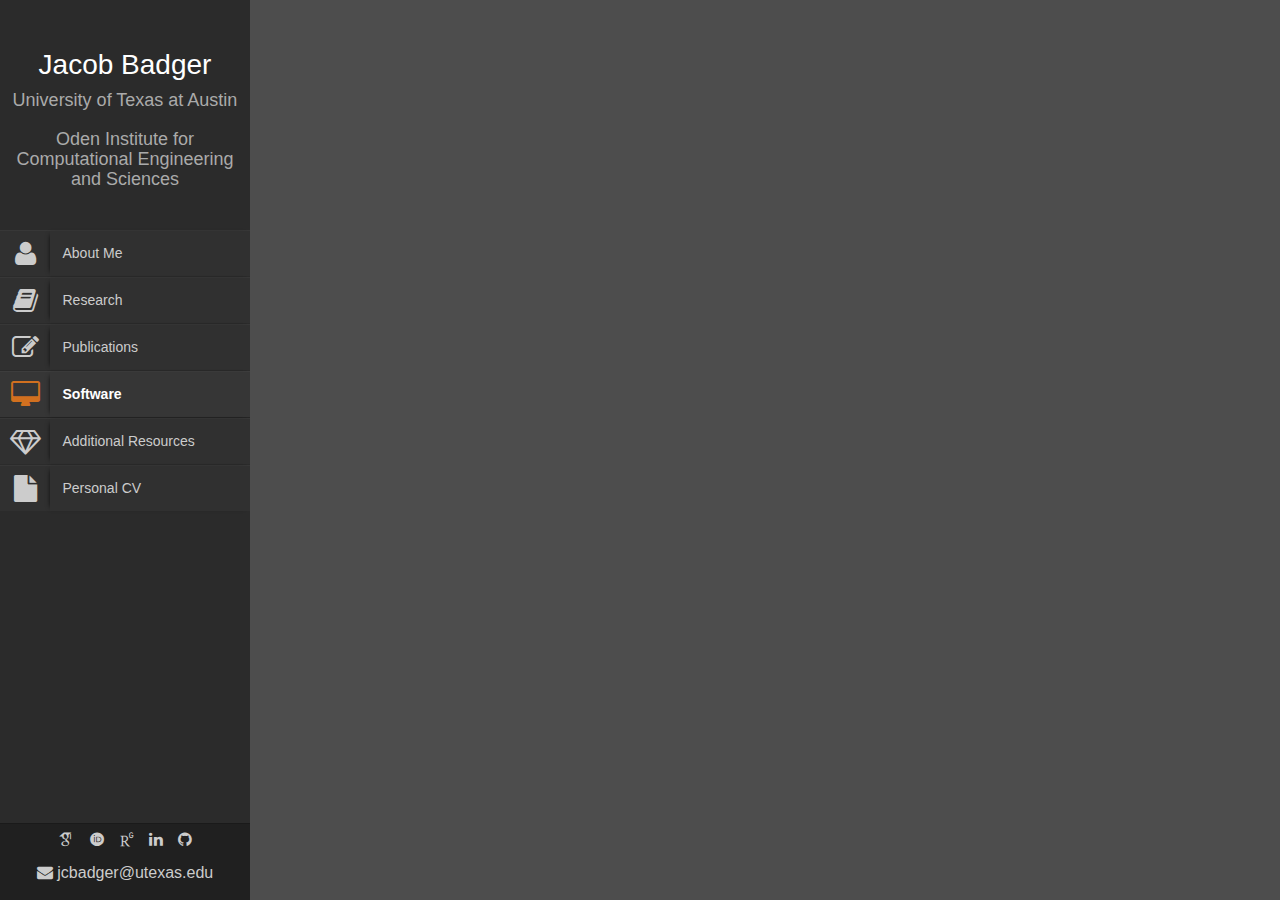
<file: software.html>
<!DOCTYPE html>
<html lang="en">
    <head>
        <title>Jacob Badger</title>
        <meta http-equiv="Content-Type" content="text/html; charset=UTF-8">
        <meta name="author" content="Gopal Yalla">
        <meta name="viewport" content="width=device-width, initial-scale=1, maximum-scale=1">
        
        <meta name="description" content="A theme for faculty profile page" />
        <meta name="keywords" content="faculty profile, theme,css, html, jquery, transition, transform, 3d, css3" />

        <link rel="shortcut icon" href="../favicon.ico">

        <!--CSS styles-->
        <link rel="stylesheet" href="css/bootstrap.css">
        <link rel="stylesheet" href="css/font-awesome.min.css">  
        <link rel="stylesheet" href="css/perfect-scrollbar-0.4.5.min.css">
        <link rel="stylesheet" href="css/magnific-popup.css">
        <link rel="stylesheet" href="css/style.css">
        <link id="theme-style" rel="stylesheet" href="css/styles/default.css">
        <link rel="stylesheet" href="css/academicons.min.css"/>

        
        <!--/CSS styles-->
        <!--Javascript files-->
        <script type="text/javascript" src="js/jquery-1.11.3.min.js"></script>
        <script type="text/javascript" src="js/TweenMax.min.js"></script>
        <script type="text/javascript" src="js/jquery.touchSwipe.min.js"></script>
        <script type="text/javascript" src="js/jquery.carouFredSel-6.2.1-packed.js"></script>
        
        <script type="text/javascript" src="js/modernizr.custom.63321.js"></script>
        <script type="text/javascript" src="js/jquery.dropdownit.js"></script>

        <script type="text/javascript" src="js/ScrollToPlugin.min.js"></script>

        <script type="text/javascript" src="js/bootstrap.min.js"></script>

        <script type="text/javascript" src="js/jquery.mixitup.min.js"></script>

        <script type="text/javascript" src="js/masonry.min.js"></script>

        <script type="text/javascript" src="js/perfect-scrollbar-0.4.5.with-mousewheel.min.js"></script>
        <script type="text/javascript" src="js/jquery.nicescroll.min.js"></script>

        <script type="text/javascript" src="js/magnific-popup.js"></script>
        <script type="text/javascript" src="js/custom.js"></script>

        <!--/Javascript files-->

    </head>
    <body>

        <div id="wrapper">
            <a href="#sidebar" class="mobilemenu"><i class="fa fa-reorder"></i></a>
            <div id="sidebar">
                <div id="sidebar-wrapper">
                    <div id="sidebar-inner">
                        <!-- Profile/logo section-->
                        <div id="profile" class="clearfix">
                            <!-- <div class="portrate hidden-xs"></div> -->
                            <div class="title">
                                <h2>Jacob Badger</h2>
                <h3>University of Texas at Austin<br><br>Oden Institute for Computational Engineering and Sciences</h3>
                            </div>   
                        </div>
                        <!-- /Profile/logo section-->

                        <!-- Main navigation-->
                        <div id="main-nav">
                            <ul id="navigation">
                                <li>
                                  <a href="index.html">
                                    <i class="fa fa-user"></i>
                                    <div class="text">About Me</div>
                                  </a>
                                </li>  
                                
                                <li>
                                  <a href="research.html">
                                    <i class="fa fa-book"></i>
                                    <div class="text">Research</div>
                                  </a>
                                </li> 
                                
                                <li>
                                  <a href="publication.html">
                                    <i class="fa fa-edit"></i>
                                    <div class="text">Publications</div>
                                  </a>
                                </li> 

                                <li class="currentmenu"> 
                                  <a href="software.html">
                                    <i class="fa fa-desktop"></i>
                                    <div class="text">Software</div>
                                  </a>
                                </li>

                                <li>
                                  <a href="additional.html">
                                    <i class="fa fa-diamond"></i>
                                    <div class="text">Additional Resources</div>
                                  </a>
                                </li>

                                <li class="external">
                                  <a href="papers/Badger_CV.pdf" target="_blank">
                                      <i class="fa fa-file"></i>
                                      <div class="text">Personal CV</div>
                                  </a>
                                </li>

                            </ul>
                        </div>
                        <!-- /Main navigation-->
                        <!-- Sidebar footer -->
                        <div id="sidebar-footer">
                            <div class="social-icons">

                                <ul>
                                    <li><a href="https://scholar.google.com/citations?user=r2hKCgUAAAAJ&hl=en&oi=ao" title="Google Scholar" target="_blank"><i class="ai ai-google-scholar ai-3x"></i></a></li>
                                    <li><a href="https://orcid.org/0000-0001-6482-105X" title="ORCID" target="_blank"><i class="ai ai-orcid ai-3x"></i></a></li>
                                    <li><a href="https://www.linkedin.com/in/jacob-c-badger" title="ResearchGate" target="_blank"><i class="ai ai-researchgate ai-3x"></i></a></li>
                                    <li><a href="https://www.linkedin.com/in/jacob-c-badger" title="Linkedin" target="_blank"><i class="fa fa-linkedin"></i></a></li>
                                    <li><a href="https://github.com/jbadger95" title="Github" target="_blank"><i class="fa fa-github"></i></a></li>
                                    <br />
                                    <li><a><i class="fa fa-envelope"></i> jcbadger&#64utexas.edu</a></li>
                                    <br />
                                    <p> </p>
                                </ul>
                
                            </div>

        
                <!--
                            <div id="copyright">Copyright text here</div>
                -->
                    
                        </div>
                        <!-- /Sidebar footer -->
                    </div>

                </div>
            </div>

            <!-- <div id="main">
                <div id="software" class="page">
                    <div class="pageheader">
                        <div class="headercontent">
                            <div class="section-container">
                                <h2 class="title">Software Projects</h2>

                                        <ul class="ul-withdetails">
						<li>
                                                <div class="row">
                                                    <div class="col-sm-4 col-md-3">
                                                        <div class="image">
                                                            <img alt="image" src="img/software/TAMALES.png" class="img-responsive">
                                                        </div>
                                                    </div>
                                                    <div class="col-sm-8 col-md-9">
                                                        <div class="meta">
                                                            <h3>TAMALES</h3>
							    <p>Towards a Mesh Adaptive Large Eddy Simluation.</p>
							    <p>TAMALES is a hybrid MPI + OpenMP software written in C++/Fortran that simulates forced homogeneous, isotropic turbulence 
							    flowing through inhomogeneous grids. The code uses a mixed Fourier-Galerkin spectral method/B-spline collocation method for
							    spatial discretization and a low-storage third order Runge-Kutta scheme for time advancement to solve the vorticity-velocity 
							    formulation of the Navier-Stokes equations. The code is a (large) fork of POONGBACK by Lee, 
							    which has demonstrated good scaling on up to 800,000 cores. </p>

                                                        </div>
                                                    </div>
                                                </div>
						<p> <em>Due to research/grant restrictions, this code is not yet free (as in libre), but will be made available in the future.</em> 
                                            </li>

						<li>
                                                <div class="row">
                                                    <div class="col-sm-4 col-md-3">
                                                        <div class="image">
                                                            <img alt="image" src="img/software/loglaw_10000.png" class="img-responsive">
                                                        </div>
                                                    </div>
                                                    <div class="col-sm-8 col-md-9">
                                                        <div class="meta">
                                                            <h3>The V2-Fun Package</h3>
							    <p>A package for computing fully developed channel flow statistics using a v2-f turbulence model.</p>
							    <p>See the <a href=./software/v2fun/>doxygen page</a> for more information and clone from <a href=https://github.com/gyalla/v2fun>github</a>!</p>
                                                        </div>
                                                    </div>
                                                </div>
                                            </li>
						<li>
                                                <div class="row">
                                                    <div class="col-sm-4 col-md-3">
                                                        <div class="image">
                                                            <img alt="image" src="img/software/AWS_GPS.png" class="img-responsive">
                                                        </div>
                                                    </div>
                                                    <div class="col-sm-8 col-md-9">
                                                        <div class="meta">
                                                            <h3>AWSome GPS</h3>
							    <p>A geolocation tool for <b>Amazon Web Services</b>.</p>
							    <p>See the <a href=http://github.com/gyalla/AWSome_GPS.git>github</a> page for more information!</p>
                                                        </div>
                                                    </div>
                                                </div>
                                            </li>
						<li>
                                                <div class="row">
                                                    <div class="col-sm-4 col-md-3">
                                                        <div class="image">
                                                            <img alt="image" src="img/software/sparc.png" class="img-responsive">
                                                        </div>
                                                    </div>
                                                    <div class="col-sm-8 col-md-9">
                                                        <div class="meta">
                                                            <h3>SPARC</h3>
							    <p>Sparse Page Rank in C++</p>
							    <p>The SPARC package is an educational tool for solving the sparse page rank problem using spectral bisection, 
							    graph coarsening, and compact sparse column format. </p>

							    <p>See the (in progress) <a href=./software/sparc/html>doxygen page</a> for more information! 
							    
							    <p>Available soon on github.</p> 
							    </p>
                                                        </div>
                                                    </div>

                                                </div>
                                            </li>
						<li>
                                                <div class="row">
                                                    <div class="col-sm-4 col-md-3">
                                                        <div class="image">
                                                            <img alt="image" src="img/lab/parallel.png" class="img-responsive">
                                                        </div>
                                                    </div>
                                                    <div class="col-sm-8 col-md-9">
                                                        <div class="meta">
                                                            <h3>Interpareal</h3>
							    <p>Interpareal is a python package for solving dynamical systems using parallel-in-time methods. The
							    package can be used with traditional solvers, as well as a novel coarse scale solver defined through a 
							    neural network or interpolation. Interpareal uses threading for parallelization to get around the global interpreter lock. </p>

							    <p> See the <a href="research.html">research</a> section and <a href="publication.html">publication</a> section for results
							    obtained using Interpareal.


						<p> <em>Due to research/grant restrictions, this code is not yet free (as in libre), but will be made available in the future.</em> 
							    </p>
                                                        </div>
                                                    </div>
                                                </div>
                                            </li>

				    </ul>
                
            </div>
        </div> -->
    </body>
</html>
</file>
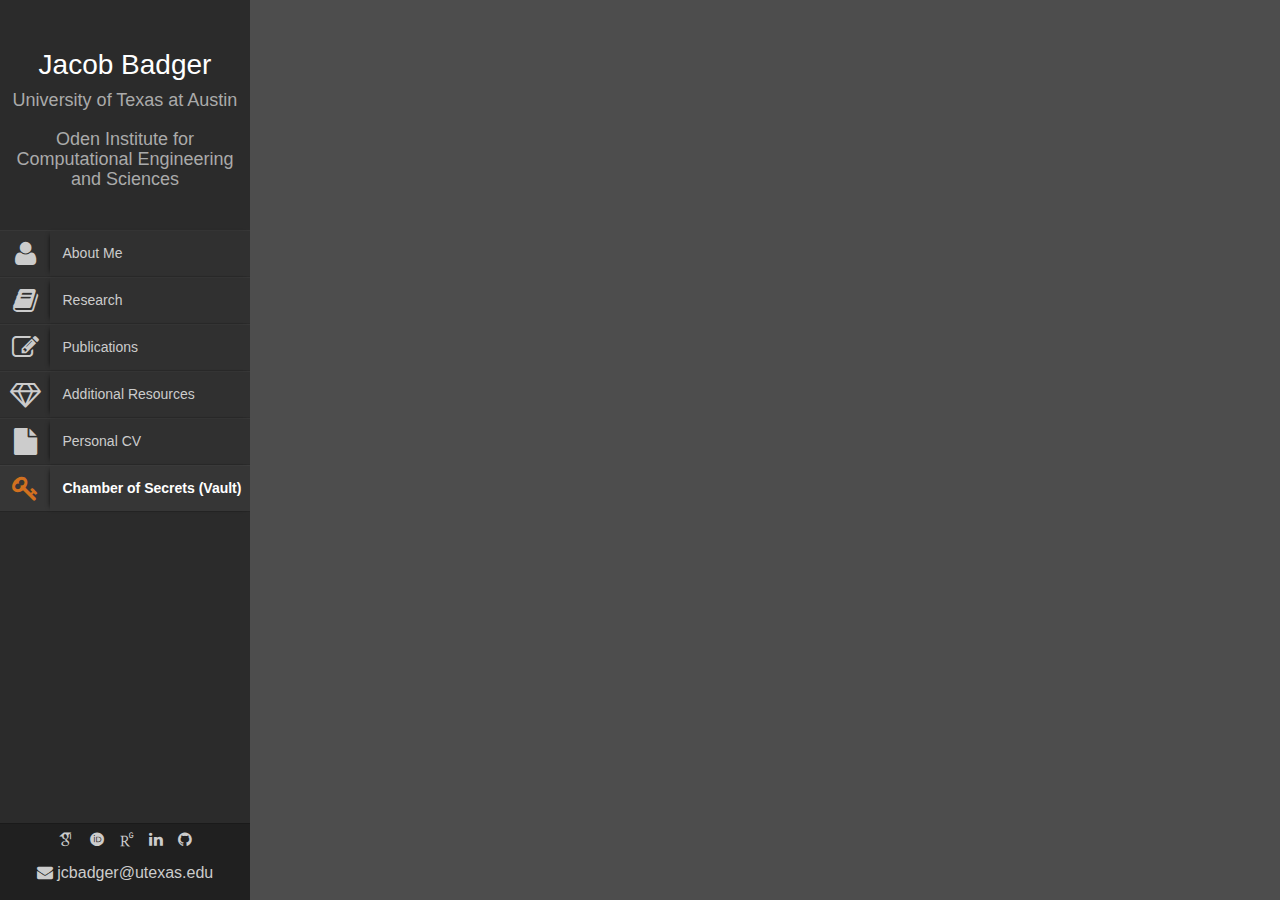
<file: vault.html>
<!DOCTYPE html>
<html lang="en">
    <head>
        <title>Jacob Badger</title>
        <meta http-equiv="Content-Type" content="text/html; charset=UTF-8">
        <meta name="author" content="owwwlab.com">
        <meta name="viewport" content="width=device-width, initial-scale=1, maximum-scale=1">
        
        <meta name="description" content="A theme for faculty profile page" />
        <meta name="keywords" content="faculty profile, theme,css, html, jquery, transition, transform, 3d, css3" />

        <link rel="shortcut icon" href="../favicon.ico">

        <!--CSS styles-->
        <link rel="stylesheet" href="css/bootstrap.css">
        <link rel="stylesheet" href="css/font-awesome.min.css">  
        <link rel="stylesheet" href="css/perfect-scrollbar-0.4.5.min.css">
        <link rel="stylesheet" href="css/magnific-popup.css">
        <link rel="stylesheet" href="css/style.css">
        <link id="theme-style" rel="stylesheet" href="css/styles/default.css">
        <link rel="stylesheet" href="css/academicons.min.css"/>

        
        <!--/CSS styles-->
        <!--Javascript files-->
        <script type="text/javascript" src="js/jquery-1.11.3.min.js"></script>
        <script type="text/javascript" src="js/TweenMax.min.js"></script>
        <script type="text/javascript" src="js/jquery.touchSwipe.min.js"></script>
        <script type="text/javascript" src="js/jquery.carouFredSel-6.2.1-packed.js"></script>
        
        <script type="text/javascript" src="js/modernizr.custom.63321.js"></script>
        <script type="text/javascript" src="js/jquery.dropdownit.js"></script>

        <script type="text/javascript" src="js/ScrollToPlugin.min.js"></script>

        <script type="text/javascript" src="js/bootstrap.min.js"></script>

        <script type="text/javascript" src="js/jquery.mixitup.min.js"></script>

        <script type="text/javascript" src="js/masonry.min.js"></script>

        <script type="text/javascript" src="js/perfect-scrollbar-0.4.5.with-mousewheel.min.js"></script>
        <script type="text/javascript" src="js/jquery.nicescroll.min.js"></script>

        <script type="text/javascript" src="js/magnific-popup.js"></script>
        <script type="text/javascript" src="js/custom.js"></script>

        <!--/Javascript files-->

    </head>
    <body>

        <div id="wrapper">
            <a href="#sidebar" class="mobilemenu"><i class="fa fa-reorder"></i></a>
            <div id="sidebar">
                <div id="sidebar-wrapper">
                    <div id="sidebar-inner">
                        <!-- Profile/logo section-->
                        <div id="profile" class="clearfix">
                            <!-- <div class="portrate hidden-xs"></div> -->
                            <div class="title">
                                <h2>Jacob Badger</h2>
                <h3>University of Texas at Austin<br><br>Oden Institute for Computational Engineering and Sciences</h3>
                            </div>   
                        </div>
                        <!-- /Profile/logo section-->

                        <!-- Main navigation-->
                        <div id="main-nav">
                            <ul id="navigation">
                                <li>
                                  <a href="index.html">
                                    <i class="fa fa-user"></i>
                                    <div class="text">About Me</div>
                                  </a>
                                </li>  
                                
                                <li>
                                  <a href="research.html">
                                    <i class="fa fa-book"></i>
                                    <div class="text">Research</div>
                                  </a>
                                </li> 
                                
                                <li>
                                  <a href="publication.html">
                                    <i class="fa fa-edit"></i>
                                    <div class="text">Publications</div>
                                  </a>
                                </li> 

                                <!-- <li>
                                  <a href="software.html">
                                    <i class="fa fa-desktop"></i>
                                    <div class="text">Software</div>
                                  </a>
                                </li> -->

                                <li>
                                  <a href="additional.html">
                                    <i class="fa fa-diamond"></i>
                                    <div class="text">Additional Resources</div>
                                  </a>
                                </li>

                                <li class="external">
                                  <a href="papers/Badger_CV.pdf" target="_blank">
                                      <i class="fa fa-file"></i>
                                      <div class="text">Personal CV</div>
                                  </a>
                                </li>

                                <li class="currentmenu">
                                  <a href="vault.html">
                                      <i class="fa fa-key"></i>
                                      <div class="text">Chamber of Secrets (Vault)</div>
                                  </a>
                                </li>

                            </ul>
                        </div>
                        <!-- /Main navigation-->
                        <!-- Sidebar footer -->
                        <div id="sidebar-footer">
                            <div class="social-icons">

                                <ul>
                                    <li><a href="https://scholar.google.com/citations?user=r2hKCgUAAAAJ&hl=en&oi=ao" title="Google Scholar" target="_blank"><i class="ai ai-google-scholar ai-3x"></i></a></li>
                                    <li><a href="https://orcid.org/0000-0001-6482-105X" title="ORCID" target="_blank"><i class="ai ai-orcid ai-3x"></i></a></li>
                                    <li><a href="https://www.linkedin.com/in/jacob-c-badger" title="ResearchGate" target="_blank"><i class="ai ai-researchgate ai-3x"></i></a></li>
                                    <li><a href="https://www.linkedin.com/in/jacob-c-badger" title="Linkedin" target="_blank"><i class="fa fa-linkedin"></i></a></li>
                                    <li><a href="https://github.com/jbadger95" title="Github" target="_blank"><i class="fa fa-github"></i></a></li>
                                    <br />
                                    <li><a><i class="fa fa-envelope"></i> jcbadger&#64utexas.edu</a></li>
                                    <br />
                                    <p> </p>
                                </ul>
                
                            </div>

        
                <!--
                            <div id="copyright">Copyright text here</div>
                -->
                    
                        </div>
                        <!-- /Sidebar footer -->
                    </div>

                </div>
            </div>

            
            
        </div>
    </body>
</html>
</file>
<file: css/style.css>
/* General styles
 **************************************************/
@font-face {
	font-family: 'Lato';
	font-style: normal;
	font-weight: 300;
	src: local('Lato Light'), local('Lato-Light'), url(http://themes.googleusercontent.com/static/fonts/lato/v6/KT3KS9Aol4WfR6Vas8kNcg.woff) format('woff');
}

@font-face {
	font-family: 'Lato';
	font-style: normal;
	font-weight: 400;
	src: local('Lato Regular'), local('Lato-Regular'), url(http://themes.googleusercontent.com/static/fonts/lato/v6/9k-RPmcnxYEPm8CNFsH2gg.woff) format('woff');
}

@font-face {
	font-family: 'Lato';
	font-style: normal;
	font-weight: 900;
	src: local('Lato Black'), local('Lato-Black'), url(http://themes.googleusercontent.com/static/fonts/lato/v6/BVtM30trf7q_jfqYeHfjtA.woff) format('woff');
}

@font-face {
	font-family: 'Lato';
	font-style: italic;
	font-weight: 400;
	src: local('Lato Italic'), local('Lato-Italic'), url(http://themes.googleusercontent.com/static/fonts/lato/v6/oUan5VrEkpzIazlUe5ieaA.woff) format('woff');
}

body {
	font-size: 16px;
	font-family: 'Lato', sans-serif;
	font-weight: 400;
	background: #4D4D4D;
}

a,a:hover,a:focus {
	text-decoration: none;
	outline: 0;
}

h1,h2,h3,h4,h5,h6,.h1,.h2,.h3,.h4,.h5,.h6 {
	font-family: "Lato", Helvetica, Arial, sans-serif;
	font-weight: 300;
}
/* mobile menu
 **************************************************/
.mobilemenu {
	position: fixed;
	top: 5px;
	left: 5px;
	right: 0;
	z-index: 1002;
	font-size: 30px;
	padding: 2px 10px;
	background: #2b2b2b;
	display: block;
	width: 50px;
	height: 50px;
	color: #fff;
	display: none;
	text-align: center;
}

.mobilemenu:hover,.mobilemenu:focus {
	color: #fff;
}


/* layout
 **************************************************/
#sidebar{
	position: fixed;
	width:250px;
	background: #2b2b2b;
	top: 0;
	left: 0;
	bottom: 0;
}

#sidebar-wrapper{
	position: relative;
	height: 100%;
	width: 100%;
	overflow-y: auto;
	-webkit-overflow-scrolling: touch;
}

#sidebar-inner{
  position: relative;
  min-height: 100%;
}

#main-nav {
	position: relative;
	text-align: left;
	width: 100%;
	padding-bottom: 0;

}

#main {
	position: absolute;
	left: 250px;
	right: 0;
	top: 0;
	bottom: 0;
	background: #fefefe;
	overflow: hidden;
	-webkit-overflow-scrolling: touch;
}

.page {
	overflow: auto;
	position: absolute;
	top: 0;
	left: 0px;
	bottom: 0;
	width: 100%;
	background-color: #f7f7f7;
	-webkit-overflow-scrolling: touch;
}

.home {
	left: 0px;
	z-index: 0;
	width: 100%;
}

#overlay {
	position: absolute;
	top: 0;
	left: 0px;
	bottom: 0;
	right: 0px;
	background-color: #000;
	-ms-filter: "progid:DXImageTransform.Microsoft.Alpha(Opacity=25)";
	filter: alpha(opacity=25);
	opacity: 0.25;
	display: none;
	z-index: 300;
	cursor: crosshair;
	cursor: url(../img/pointer.png), auto;
}

#runner {
	position: absolute;
	width: 30px;
	height: 20px;
	color: #fff;
	font-size: 20px;
	z-index: 2000;
}

.currentpage {
	-webkit-box-shadow: -2px 0 4px -2px rgba(0,0,0,.25);
	box-shadow: -2px 0 4px -2px rgba(0,0,0,.25);
}


/* sidebar
 **************************************************/
#nav-container {
	position: relative;
	padding-bottom: 75px;
	bottom: 0;
	height: 100%;
}

#profile {
	text-align: center;
	padding: 30px 10px;
	position: relative;
}

#profile .portrate {
	background-image: url("../img/personal/personal-image.jpg"); 
	width: 125px;
	margin: 0 auto;
	height: 125px;
	border-radius: 50%;

	-webkit-background-size: cover;
	-moz-background-size: cover;
	background-size: cover;
}

#profile .title h2 {
	font-size: 28px;
	font-weight: 300;
	color: #fff;
	margin: 20px 0 10px 0;
}

#profile .title h3 {
	font-size: 18px;
	font-weight: 300;
	color: #aaa;
	margin: 0px 0 10px 0;
}

ul#navigation {
	padding: 0;
	margin: 0;
}

ul#navigation > li {
	display: block;
	float: none;
	clear: both;
	background: #303030;
	border-top: 1px solid #373737;
	border-bottom: 1px solid #2B2B2B;
	cursor: pointer;
	-webkit-transition: background 0.5s;
	-moz-transition: background 0.5s;
	-o-transition: background 0.5s;
	-ms-transition: background 0.5s;
	transition: background 0.5s;
}

ul#navigation > li > a {
	color: #ccc;
	font-size: 14px;
}

ul#navigation li:hover,ul#navigation li:focus {
	background: #363636;
}

ul#navigation li:hover a,ul#navigation li:focus a {
	color: #f7f7f7;
}

ul#navigation .currentmenu {
	font-weight: bold;
}

ul#navigation li.currentmenu a {
	color: #fff;
}

/*ul#navigation li.external:hover .fa, ul#navigation li.currentmenu .fa{
	color: #03cc85;
}*/

ul#navigation li.currentmenu {
	background: #363636;
	border-top: 1px solid #3d3d3d;
	border-bottom: 1px solid #252525;
}


ul#navigation li .text {
	padding-left: 5%;
	margin-left: 50px;
	line-height: 45px;

	-webkit-box-shadow: -3px 0 5px -4px #000;
	box-shadow: -3px 0 5px -4px #000;
}

ul#navigation li .fa {
	float: left;
	line-height: 45px;
	width: 50px;
	text-align: center;
	font-size: 27px;
}

#sidebar-footer{
	position: absolute;
	bottom: 0;
	left: 0;
	width: 100%;
	background: #202020;
	border-top: 1px solid #1A1A1A;
	text-align: center;
  	overflow: hidden;
}

.social-icons ul {
	padding: 0 20px;
	margin: 0;
	list-style: none;
	text-align: center;
}

.social-icons li {
	/* float: left; */
	/* width: 33%; */
	padding: 5px;
	text-align: center;
	display: inline-block;
}

.social-icons a {
	color: #ccc;
}

.social-icons a:hover,.social-icons a:focus {
	color: #fff;
}

.social-icons i {
	font-size: 16px;
}

#copyright{
	text-align:center;
	font-size:0.7em;
	color: #8E8E8E;
	margin-bottom: 5px;
}
/* page specifics
 **************************************************/
.page-container {
	position: relative;
}

.pageheader {
	/*background-image: url("../img/gallery/turbulence.png");*/
	background-color: #f3f3f3;
	position: relative;
	padding: 60px 0 45px 0;
}

.pageheader:after {
	top: 100%;
	border: solid transparent;
	content: " ";
	height: 0;
	width: 0;
	position: absolute;
	pointer-events: none;
	border-color: rgba(8, 4, 13, 0);
	border-top-color: #f3f3f3;
	border-width: 30px;
	left: 50%;
	margin-left: -30px;
	z-index: 1;
}

.headercontent .title {
	font-size: 50px;
	margin-bottom: 25px;
	border-bottom: 1px solid #ccc;
	padding: 0 0 20px 0;
}
.headercontent .title.noborder{
	border:none;
}
.headercontent .subtitle {
	border-bottom: 1px solid #ccc;
	margin: 0 0 10px 0;
	padding: 5px 0;
}

.headercontent .subtitle h3 {
	margin: 0;
	padding: 0;
}

.page .section{
	padding: 70px 0;
	position: relative;
}

.section-container {
	padding: 0 10%;
}

.color-1 {
	background: #fcfcfc;
}

.color-2 {
	background: #f7f7f7;
}

.color-3 {
	background: #2c2c2d;
	color: #fff;
}

.color-4 {
	background: #000;
}

.section .title {
	border-bottom: 1px solid #ccc;
	margin: 0 0 30px 0;
	padding: 20px 0;
}

.section .title h3 {
	padding: 0;
	margin: 0;
	font-size: 26px;
}


.biothumb{
	position: relative;
}
.biothumb .overlay{
	position: absolute;
	width: 100%;
	color:#fff;
	bottom: 0;
	background-color: black;
	background-color: rgba(0,0,0,0.5);
	padding:25px;
}
.biothumb .overlay h1{
	font-size: 45px;
}

.fixedbg{
	padding: 70px 0;
    position: relative;
    margin: 0;
	background-position: center;
    background-repeat: no-repeat;
    background-size: cover !important;
}

.fixedbg.parallax{
    background-attachment: fixed !important;
}

.fixedbg .heading{
	font-size: 28px;
    color: #ffffff;
    line-height: 1.2;
    text-align: center;
    font-weight: 700;
    font-style: normal;
}

.frame {
/*width: 450px;
height: 350px;*/
border: 3px #303030;
background: #303030; 
margin: auto;
padding: 0px 0px;
}

/*************************************************
 *  uls
 **************************************************/
.ul-contact{
	columns: 2;
	-webkit-columns: 2;
	-moz-columns: 2;
}

.x {
-moz-column-count: 2;
-webkit-column-count: 2;
column-count: 2;
width: 40em;
}

.x ul {
margin: 0;
-webkit-column-break-inside: avoid; /* Chrome, Safari */
page-break-inside: avoid;           /* Theoretically FF 20+ */
break-inside: avoid-column;         /* IE 11 */
display:table;                      /* Actually FF 20+ */
}


.ul-bolded li {
	font-weight: bold;
}

.ul-boxed li {
	padding: 7px;
	background-color: #FdFdFd;
	margin-bottom: 10px;
	-webkit-box-shadow: 0px 3px 3px -3px #ccc;
	box-shadow: 0px 3px 3px -3px #ccc;
	border-radius: 2px;
	border-left: 5px solid;
}

/* ul-card
 **************************************************/
ul.ul-card {
	padding: 0;
	margin: 0;
	list-style: none;
}

ul.ul-card li {
	position: relative;
	padding: 50px 15px 20px 15px;
	background-color: #fff;
	margin-bottom: 15px;
	-webkit-box-shadow: 0px 3px 3px -3px #ccc;
	box-shadow: 0px 3px 3px -3px #ccc;
	border-radius: 3px;
	margin-left: 10px;
	color: #333;
}

ul.ul-card li .dy {
	position: absolute;
	top: 10px;
	left: -10px;
	border-radius: 0px;
	padding: 0;
	color: white;
}

ul.ul-card li .dy span {
	padding: 7px 10px;
	line-height: 30px;
	margin: 0;
}

/*ul.ul-card li .dy .degree {
	background-color: #03bb7a;
}*/

ul.ul-card li .dy .year {
	/*background-color: #03cc85;*/
	-webkit-box-shadow: -3px 0px 7px -3px rgba(68, 68, 68, 0.5);
	box-shadow: -3px 0px 7px -3px rgba(68, 68, 68, 0.5);
	margin-left: -3px !important;
}

ul.ul-card li .description p {
	font-size: 16px;
	margin: 0;
}

ul.ul-card li .description p.where {
	font-weight: 300;
	font-size: 14px;
}

/* ul-dates
 **************************************************/
ul.ul-dates,ul.ul-dates-gray {
	margin: 0;
	padding: 0;
	list-style: none;
}

ul.ul-dates li,ul.ul-dates-gray li {
	margin-bottom: 15px; /*margin-left:  20px;
	*/
}

ul.ul-dates div.dates,ul.ul-dates-gray div.dates {
	float: left;
	width: 75px;
}


ul.ul-dates div.dates span,ul.ul-dates-gray div.dates span {
	/*background-color: #03cc85;*/
	padding: 6px;
	display: block;
	text-align: center;
	color: #fff;
	position: relative;
}

ul.ul-dates-gray div.dates span {
	background-color: #BBBBBB !important;
}

/*ul.ul-dates div.dates span:last-child {
	background-color: #03bb7a;
}*/

ul.ul-dates-gray div.dates span:last-child {
	background-color: #979797 !important;
}

ul.ul-dates-gray div.dates span:first-child,
ul.ul-dates div.dates span:first-child {
	-webkit-box-shadow: 0px 2px 6px -3px rgba(68, 68, 68, 0.5);
	box-shadow: 0px 2px 6px -3px rgba(68, 68, 68, 0.5);
	z-index: 3;
	position: relative;
}

ul.ul-dates div.content,ul.ul-dates-gray div.content {
	margin-left: 90px;
	min-height: 70px;
	padding-top: 10px;
}

ul.ul-dates div.content h4,ul.ul-dates-gray div.content h4 {
	font-weight: 400;
	font-size: 16px;
	margin-top: 0;
}

ul.ul-dates div.content h3,ul.ul-dates-gray div.content h3 {
	font-weight: 300;
	font-size: 25px;
	margin-top: 0;
}

ul.ul-dates div.content p,ul.ul-dates-gray div.content p {
	font-size: 16px;
}




/* ul-timeline
 **************************************************/
ul.list {
	border-left: 0px solid #FFF;
	list-style: none;
	padding: 1px 0;
	margin-left: 0px;
}
ul.list li .date {
	float: left;
	padding: 10px 15px 10px 10px;
	margin-top: 10px;
	margin-left: -115px;
	font-size: 15px;
	width: 110px;
	text-align: center;
	/*background: #03cc85;*/
	color: #fff;
}

/*ul.timeline li.open .data {
	background: #03bb7a;
}*/

ul.list li .circle {
	float: left;
	margin: 30px 0;
	margin-left: -14px;
	width: 20px;
	height: 20px;
	border: 4px solid #FFFFFF;
	border-radius: 10px;
	background-color: #d5d5d5;
}

ul.list li.open .circle {
	/*background-color: #03bb7a;*/
	-webkit-box-shadow: 0px 2px 6px -3px rgba(68, 68, 68, 0.5);
	box-shadow: 0px 2px 6px -3px rgba(68, 68, 68, 0.5);
}

ul.list li .data {
	background: #fdfdfd;
	margin: 10px 0px 10px 20px;
	border-left: 5px solid; /*changed: 10px solid */
	padding: 18px 20px;
	font-size: 16px;

	-webkit-box-shadow: 0px 3px 3px -3px #ccc;
	box-shadow: 0px 3px 3px -3px #ccc;
	border-radius: 3px;
}

ul.list li.open .data {
	/*border-color: #03bb7a;*/
	background: #fff;
}

ul.list li .data .subject {
	cursor: pointer;
	color: #777;
	font-size: 18px;
}

ul.list li .data .text {
	display: none;
	margin-top: 15px;
	font-size: 14px;
}


ul.timeline {
	border-left: 8px solid #FFF;
	list-style: none;
	padding: 1px 0;
	margin-left: 100px;
}

ul.timeline li .date {
	float: left;
	padding: 10px 15px 10px 10px;
	margin-top: 10px;
	margin-left: -115px;
	font-size: 15px;
	width: 110px;
	text-align: center;
	/*background: #03cc85;*/
	color: #fff;
}

/*ul.timeline li.open .data {
	background: #03bb7a;
}*/

ul.timeline li .circle {
	float: left;
	margin: 20px 0;
	margin-left: -14px;
	width: 20px;
	height: 20px;
	border: 4px solid #FFFFFF;
	border-radius: 10px;
	background-color: #d5d5d5;
}

ul.timeline li.open .circle {
	/*background-color: #03bb7a;*/
	-webkit-box-shadow: 0px 2px 6px -3px rgba(68, 68, 68, 0.5);
	box-shadow: 0px 2px 6px -3px rgba(68, 68, 68, 0.5);
}

ul.timeline li .data {
	background: #fdfdfd;
	margin: 10px 0px 10px 20px;
	border-left: 10px solid;
	padding: 18px 20px;
	font-size: 16px;

	-webkit-box-shadow: 0px 3px 3px -3px #ccc;
	box-shadow: 0px 3px 3px -3px #ccc;
	border-radius: 3px;
}

ul.timeline li.open .data {
	/*border-color: #03bb7a;*/
	background: #fff;
}

ul.timeline li .data .subject {
	cursor: pointer;
	color: #777;
	font-size: 18px;
}

ul.timeline li .data .text {
	display: none;
	margin-top: 15px;
	font-size: 14px;
}

/* ul-withdetails
 **************************************************/
.ul-withdetails {
	list-style: none;
	padding: 0;
}

.ul-withdetails li {
	background-color: #FdFdFd;
	margin-bottom: 15px;

	-webkit-box-shadow: 0px 3px 3px -3px #ccc;
	box-shadow: 0px 3px 3px -3px #ccc;
	border-radius: 3px;
}

.ul-withdetails li .image {
	position: relative;
	overflow: hidden;
}

.ul-withdetails li .imageoverlay {
	position: absolute;
	top: 0;
	left: -100%;
	width: 100%;
	height: 100%;
	/*background: #03cc85;*/
	cursor: pointer;
	-ms-filter: "progid:DXImageTransform.Microsoft.Alpha(Opacity=70)";
	filter: alpha(opacity=70);
	opacity: 0.7;

	-webkit-transition: all 0.3s ease-out;
	   -moz-transition: all 0.3s ease-out;
	    -ms-transition: all 0.3s ease-out;
	     -o-transition: all 0.3s ease-out;
	        transition: all 0.3s ease-out;
}

.ul-withdetails li .imageoverlay i {
	color: #fff;
	position: absolute;
	top: 40%;
	left: 45%;
	font-size: 30px;
}

.ul-withdetails li .meta {
	overflow: hidden;
	padding:  1px; /*was 10px*/
	cursor: pointer;
}

.ul-withdetails li .details {
	display: none;
	padding: 20px;
	background: #fff;

	-webkit-box-shadow: inset 0px 3px 5px -3px #ccc;
	box-shadow: inset 0px 3px 5px -3px #ccc;
}



/*************************************************
 * lab partnerts
 **************************************************/
#labp-heads-wrap {
	/*background-color: #03bb7a;*/
	position: relative;
	height: 180px; 
	width: 50%;
	margin-left: 25%;
}

#labp-heads-wrap:after {
	top: 100%;
	border: solid transparent;
	content: " ";
	height: 0;
	width: 0;
	position: absolute;
	pointer-events: none;
	border-color: rgba(247, 103, 103, 0);
	/*border-top-color: #03bb7a;*/
	border-width: 15px;
	left: 50%;
	margin-left: -15px;
}

#lab-carousel {
	width: 100%;
	height: 200px;
	position: absolute;
	top: 0;
	left: 0;
}

#lab-carousel div {
	float: left;
	width: 100px;
	height: 100px;
}

#lab-carousel img {
	border: none;
	position: relative;

	-webkit-box-shadow: 0 0 10px #000;
	box-shadow: 0 0 10px #000;
}

.caroufredsel_wrapper {
	margin-top: -10px !important;
	padding-top: 20px !important;
	padding-bottom: 20px !important;
}

#labp-heads-wrap #next,#labp-heads-wrap #prev {
	position: absolute;
	top: 0;
	height: 100%;
	line-height: 180px;
	padding: 0 10px;
	color: #f7f7f7;
	font-size: 30px;
	z-index: 4;
}

#labp-heads-wrap #next {
	right: 0;
}

#labp-heads-wrap #prev {
	left: 0;
}

#labp-heads-wrap #prev.disabled,#labp-heads-wrap #next.disabled {
	color: #ccc;
	cursor: default;
}

#lab-details {
	background-color: #fff;
	padding: 20px;
	padding-top: 40px;
	text-align: center;
	min-height: 150px;

	-webkit-box-shadow: 0px 3px 3px -3px #ccc;
	box-shadow: 0px 3px 3px -3px #ccc;
	border-radius: 2px;
}

#lab-details div {
	display: none;
}

#lab-details h3 {
	margin-top: 0;
}

/* filter dropdowns
 **************************************************/
#filters,.filters,#pub-grid {
	padding: 20px 0 30px 0 !important;
}

#filters h3,.filters h3,div#sort {
	margin-top: 30px;
}

#sort span {
	line-height: 30px;
}

.stuck {
	position: fixed !important;
	z-index: 1001;
	top: 0;
	right: 0;

	-webkit-box-shadow: 0px 2px 4px 0px #cecece;
	box-shadow: 0px 2px 4px 0px #cecece;
}

.cd-dropdown,.cd-select {
	position: relative;
	margin: 20px auto;
	display: block;
}

.cd-dropdown > span {
	width: 100%;
	height: 40px;
	line-height: 40px;
	color: #999;
	font-weight: 700;
	font-size: 16px;
	background: #fff;
	display: block;
	padding: 0 10px 0 30px;
	position: relative;
	cursor: pointer;
}

.cd-dropdown > span:after {
	content: '';
	position: absolute;
	right: 0px;
	top: 0px;
	width: 50px;
	text-align: center;
	font-size: 12px;
	padding: 8px;
	height: 70%;
	line-height: 24px;
}

.cd-dropdown.cd-active > span:after {
	content: '';
}

.cd-dropdown ul {
	list-style-type: none;
	margin: 0;
	padding: 0;
	display: block;
	position: relative;
}

.cd-dropdown > span,.cd-dropdown ul li:nth-last-child(-n+3) span {
	-webkit-box-shadow: 0 1px 1px rgba(0,0,0,0.1);
	box-shadow: 0 1px 1px rgba(0,0,0,0.1);
}

.cd-dropdown ul {
	position: absolute;
	top: 0px;
	width: 100%;
}

.cd-dropdown ul li {
	position: absolute;
	width: 100%;
}

/*.cd-active.cd-dropdown > span {
	color: #03cc85;
}*/

.cd-active.cd-dropdown > span,.cd-active.cd-dropdown ul li span {
	-webkit-box-shadow: 0 1px 1px rgba(0,0,0,0.1);
	box-shadow: 0 1px 1px rgba(0,0,0,0.1);
}

.cd-active.cd-dropdown ul li span {
	-webkit-transition: all 0.2s linear 0s;
	-moz-transition: all 0.2s linear 0s;
	-o-transition: all 0.2s linear 0s;
	-ms-transition: all 0.2s linear 0s;
	transition: all 0.2s linear 0s;
}

.cd-active.cd-dropdown ul li span:hover {
	/*background: #03cc85;*/
	color: #fff;
}

.cd-dropdown ul li span {
	width: 100%;
	background: #fafafa;
	line-height: 40px;
	padding: 0 10px 0 30px;
	display: block;
	color: #bcbcbc;
	cursor: pointer;
	font-weight: 700;
}

/* publications
 **************************************************/
#pub-grid .mix {
	-ms-filter: "progid:DXImageTransform.Microsoft.Alpha(Opacity=0)";
	filter: alpha(opacity=0);
	opacity: 0;
	display: none;
}

.pitems .item {
	margin-bottom: 20px;
	width: 100%;
}

.pitems .pubmain {
	background: #fefefe;
	padding: 25px 25px 35px 25px;
	min-height: 130px;
	position: relative;

	-webkit-box-shadow: 0px 3px 3px -3px #ccc;
	box-shadow: 0px 3px 3px -3px #ccc;
	cursor: pointer;
}

.pitems .pubtitle {
	margin: 0;
	padding: 0 0 15px 0;
	font-size: 20px;
	font-weight: 300;
}

.pitems .pubmain div {
	font-size: small;
}

.pitems .pubmain .label {
	margin-right: 10px;
}

.pitems .pubmain .pubassets {
	position: absolute;
	bottom: 0;
	right: 0;
	background: #fafafa;
	text-align: center;
	border-top: 2px solid;
}

.pitems .pubmain .pubassets a {
	color: #9b9b9b;
	padding: 5px 15px;
	float: right;
	font-size: 18px;
}

.pitems .pubmain .pubassets a:hover,.pitems .pubmain .pubassets a:focus,.pitems .pubmain .pubassets a.pubcollapse {
	/*background: #03cc85;*/
	color: #fff;
}

.pitems .pubdetails {
	background: #fff;
	padding: 25px;
	display: none;
}
/* Gallery
 **************************************************/
#gallery-header {
	_color: #f7f7f7;
}

#gallery-header h2 {
	font-size: 50px;
	text-align: center;
}

#gallery-large {
	_background: #303030;
	padding-top: 20px;
}

ul.grid {
	max-width: 69em;
	list-style: none;
	margin: 30px auto;
	padding: 0;
}

ul.grid li {
	display: block;
	float: left;
	padding: 15px;
	width: 33%;
}

@media screen and (max-width: 900px) {
	ul.grid li {
		width: 50%;
	}

}

@media screen and (max-width: 400px) {
	ul.grid li {
		width: 100%;
	}

}

ul.grid li >div {
	-webkit-box-shadow: 0 0 8px -1px #000;
	box-shadow: 0 0 8px -1px #000;
	overflow: hidden;
	position: relative;
}

ul.grid li .over {
	position: absolute;
	bottom: -100%;
	width: 102%;
	right: -1%;
	left: -1%;
	color: #fff;
}

ul.grid li .comein {
	position: relative;
	z-index: 1;
	padding: 15px;
	height: 100%;
}

ul.grid li .comein i {
	display: block;
	width: 60px;
	height: 60px;
	position: absolute;
	top: 50%;
	margin-top: -30px;
	left: 50%;
	margin-left: -30px;
	font-size: 22px;
	color: #FFF;

	-webkit-box-shadow: 0 0 60px #fff;
	box-shadow: 0 0 60px #fff;
	border: 1px solid #fff;
	text-align: center;
	padding-top: 17px;
	border-radius: 50%;
}

ul.grid li .comein-bg {
	-khtml-opacity: .70;
	-moz-opacity: .70;
	-ms-filter: ”alpha(opacity=70)”;
	filter: progid:DXImageTransform.Microsoft.Alpha(opacity=0.7);
	filter: alpha(opacity=70);
	opacity: .70;
	position: absolute;
	top: 0;
	bottom: 0;
	right: 0;
	left: 0;
	background: #000;
	z-index: -1;
}

ul.grid li a,ul.grid li img {
	outline: none;
	border: none;
	display: block;
	max-width: 100%;
}

/* at start */
.my-mfp-slide-bottom .mfp-content {
	-ms-filter: "progid:DXImageTransform.Microsoft.Alpha(Opacity=0)";
	filter: alpha(opacity=0);
	opacity: 0;

	-webkit-transition: all 0.7s ease-out;
	-moz-transition: all 0.7s ease-out;
	-o-transition: all 0.7s ease-out;
	-ms-transition: all 0.7s ease-out;
	transition: all 0.7s ease-out;

	-webkit-transform: translateY(-20px) perspective( 600px ) rotateX( 10deg );
	-moz-transform: translateY(-20px) perspective( 600px ) rotateX( 10deg );
	-o-transform: translateY(-20px) perspective( 600px ) rotateX( 10deg );
	-ms-transform: translateY(-20px) perspective( 600px ) rotateX( 10deg );
	transform: translateY(-20px) perspective( 600px ) rotateX( 10deg );
}

/* animate in */
.my-mfp-slide-bottom.mfp-ready .mfp-content {
	-ms-filter: "progid:DXImageTransform.Microsoft.Alpha(Opacity=100)";
	filter: alpha(opacity=100);
	opacity: 1;

	-webkit-transform: translateY(0) perspective( 600px ) rotateX( 0 );
	-moz-transform: translateY(0) perspective( 600px ) rotateX( 0 );
	-o-transform: translateY(0) perspective( 600px ) rotateX( 0 );
	-ms-transform: translateY(0) perspective( 600px ) rotateX( 0 );
	transform: translateY(0) perspective( 600px ) rotateX( 0 );
}

/* animate out */
.my-mfp-slide-bottom.mfp-removing .mfp-content {
	-ms-filter: "progid:DXImageTransform.Microsoft.Alpha(Opacity=0)";
	filter: alpha(opacity=0);
	opacity: 0;

	-webkit-transform: translateY(-10px) perspective( 600px ) rotateX( 10deg );
	-moz-transform: translateY(-10px) perspective( 600px ) rotateX( 10deg );
	-o-transform: translateY(-10px) perspective( 600px ) rotateX( 10deg );
	-ms-transform: translateY(-10px) perspective( 600px ) rotateX( 10deg );
	transform: translateY(-10px) perspective( 600px ) rotateX( 10deg );
}

/* Dark overlay, start state */
.my-mfp-slide-bottom.mfp-bg {
	-ms-filter: "progid:DXImageTransform.Microsoft.Alpha(Opacity=0)";
	filter: alpha(opacity=0);
	opacity: 0;

	-webkit-transition: opacity 0.3s ease-out;
	-moz-transition: opacity 0.3s ease-out;
	-o-transition: opacity 0.3s ease-out;
	-ms-transition: opacity 0.3s ease-out;
	transition: opacity 0.3s ease-out;
}

/* animate in */
.my-mfp-slide-bottom.mfp-ready.mfp-bg {
	-ms-filter: "progid:DXImageTransform.Microsoft.Alpha(Opacity=80)";
	filter: alpha(opacity=80);
	opacity: 0.8;
}

/* animate out */
.my-mfp-slide-bottom.mfp-removing.mfp-bg {
	-ms-filter: "progid:DXImageTransform.Microsoft.Alpha(Opacity=0)";
	filter: alpha(opacity=0);
	opacity: 0;
}


/* contanct
 **************************************************/
.contact-office {
	background: #fff url('../img/contact-bg-1.png') no-repeat;
}

.contact-lab {
	background: #fff url('../img/contact-bg-2.png') no-repeat;
	color: #fff;
}

/*.contact-office .icon-huge, .contact-lab .icon-huge{
	color: #03cc85;
}*/


.icon-huge {
	font-size: 170px;
	text-align: center;
	-ms-filter: "progid:DXImageTransform.Microsoft.Alpha(Opacity=30)";
	filter: alpha(opacity=30);
	opacity: 0.3;
	display: block;
	padding-top: 30px;
}

@media (max-width: 500px) {
	ul.timeline {
		margin: 0;
		border-left: none;
	}

	ul.timeline .circle {
		display: none;
	}

	ul.timeline .data {
		margin: 0 !important;
		margin-bottom: 10px !important;
		padding-top: 65px !important;
	}

	ul.timeline .date {
		margin-left: 0 !important;
	}

	#sidebar{
		width: 100%;
	}

	#sidebar-wrapper{
		overflow: auto;
	}

}

@media (max-width: 500px) {
	ul.list{
		margin: 0;
		border-left: none;
	}

	ul.list.circle {
		display: none;
	}

	ul.list.data {
		margin: 0 !important;
		margin-bottom: 10px !important;
		padding-top: 65px !important;
	}

	ul.list.date {
		margin-left: 0 !important;
	}

	#sidebar{
		width: 100%;
	}

	#sidebar-wrapper{
		overflow: auto;
	}

}


@media (max-width: 991px) {
	.mobilemenu {
	display: block;
	}

	.social-icons,#main-nav {
		left: 0px;
		z-index: 0;
	}

	#main {
		left: 0;
	}

}


/* fix for mobile view of pages */
@media screen and (max-width: 770px) {
	 
	 #blog-content{
	 	width:100% !important;
	 }
	 .page{
	 	width:100% !important;
	 	left:0 !important;
	}

	.headercontent .title{
		font-size: 20px;
	}
	
}

}
</file>
<file: css/styles/default.css>
ul#navigation li.external:hover .fa, ul#navigation li.currentmenu .fa{
	color: #d1701f;
}
.ul-boxed li {
	border-left-color:#d1701f;
}
ul.ul-card li .dy .year {
	background-color: #d1701f;
}
ul.ul-dates div.dates span {
	background-color: #d1701f;
}
ul.timeline li .date {
	background: #d1701f;
}
ul.timeline li .data {
	border-left-color: #d1701f;
}

ul.list li .date {
	background: #d1701f;
}
ul.list li .data {
	border-left-color: #d1701f;
}
.ul-withdetails li .imageoverlay {
	background: #d1701f;
}
.cd-active.cd-dropdown > span {
	color: #d1701f;
}
.cd-active.cd-dropdown ul li span:hover {
	background: #d1701f;
}
.pitems .pubmain .pubassets {
	border-top-color:#d1701f; 
}
.pitems .pubmain .pubassets a:hover,.pitems .pubmain .pubassets a:focus,.pitems .pubmain .pubassets a.pubcollapse {
	background: #d1701f;
}
.contact-office .icon-huge, .contact-lab .icon-huge {
	color: #d1701f;
}

/* socpndary color 
**************************************************/
ul.ul-card li .dy .degree {
	background-color: #bf5700;
}
ul.ul-dates div.dates span:last-child {
	background-color: #bf5700;
}
ul.timeline li.open .circle {
	background-color: #bf5700;
}
ul.timeline li.open .data {
	border-color: #bf5700;
}

ul.list li.open .circle {
	background-color: #bf5700;
}
ul.list li.open .data {
	border-color: #bf5700;
}
#labp-heads-wrap {
	background-color: #bf5700;
}
#labp-heads-wrap:after{
	border-top-color: #bf5700;
}
</file>
<file: css/academicons.min.css>
.ai-ul,.fa-ul{list-style-type:none}.ai-li,.fa-li{top:.14285714em;text-align:center}.ai-fw,.ai-li,.fa-fw,.fa-li{text-align:center}.ai.fa-pull-left,.fa.fa-pull-left{margin-right:.3em}@font-face{font-family:Academicons;src:url(../fonts/academicons.eot?v=1.8.6);src:url(../fonts/academicons.eot?v=1.8.6) format('embedded-opentype'),url(../fonts/academicons.ttf?v=1.8.6) format('truetype'),url(../fonts/academicons.woff?v=1.8.6) format('woff'),url(../fonts/academicons.svg?v=1.8.6#academicons) format('svg');font-weight:400;font-style:normal}.ai{display:inline-block;font:normal normal normal 14px/1 Academicons;font-size:inherit;text-rendering:auto;-webkit-font-smoothing:antialiased;-moz-osx-font-smoothing:grayscale}.ai-lg,.fa-lg{line-height:.75em;vertical-align:-15%}.ai-academia:before{content:"\e9af"}.ai-academia-square:before{content:"\e93d"}.ai-acclaim:before{content:"\e92e"}.ai-acclaim-square:before{content:"\e93a"}.ai-acm:before{content:"\e93c"}.ai-acm-square:before{content:"\e95d"}.ai-acmdl:before{content:"\e96a"}.ai-acmdl-square:before{content:"\e9d3"}.ai-ads:before{content:"\e9cb"}.ai-ads-square:before{content:"\e94a"}.ai-arxiv:before{content:"\e974"}.ai-arxiv-square:before{content:"\e9a6"}.ai-biorxiv:before{content:"\e9a2"}.ai-biorxiv-square:before{content:"\e98b"}.ai-ceur:before{content:"\e96d"}.ai-ceur-square:before{content:"\e92f"}.ai-coursera:before{content:"\e95f"}.ai-coursera-square:before{content:"\e97f"}.ai-cv:before{content:"\e9a5"}.ai-cv-square:before{content:"\e90a"}.ai-dataverse:before{content:"\e9f7"}.ai-dataverse-square:before{content:"\e9e4"}.ai-dblp:before{content:"\e94f"}.ai-dblp-square:before{content:"\e93f"}.ai-depsy:before{content:"\e97a"}.ai-depsy-square:before{content:"\e94b"}.ai-doi:before{content:"\e97e"}.ai-doi-square:before{content:"\e98f"}.ai-dryad:before{content:"\e97c"}.ai-dryad-square:before{content:"\e98c"}.ai-figshare:before{content:"\e981"}.ai-figshare-square:before{content:"\e9e7"}.ai-google-scholar:before{content:"\e9d4"}.ai-google-scholar-square:before{content:"\e9f9"}.ai-ideas-repec:before{content:"\e9ed"}.ai-ideas-repec-square:before{content:"\e9f8"}.ai-ieee:before{content:"\e929"}.ai-ieee-square:before{content:"\e9b9"}.ai-impactstory:before{content:"\e9cf"}.ai-impactstory-square:before{content:"\e9aa"}.ai-inspire:before{content:"\e9e9"}.ai-inspire-square:before{content:"\e9fe"}.ai-lattes:before{content:"\e9b3"}.ai-lattes-square:before{content:"\e99c"}.ai-mathoverflow:before{content:"\e9f6"}.ai-mathoverflow-square:before{content:"\e97b"}.ai-mendeley:before{content:"\e9f0"}.ai-mendeley-square:before{content:"\e9f3"}.ai-open-access:before{content:"\e939"}.ai-open-access-square:before{content:"\e9f4"}.ai-orcid:before{content:"\e9d9"}.ai-orcid-square:before{content:"\e9c3"}.ai-osf:before{content:"\e9ef"}.ai-osf-square:before{content:"\e931"}.ai-overleaf:before{content:"\e914"}.ai-overleaf-square:before{content:"\e98d"}.ai-philpapers:before{content:"\e98a"}.ai-philpapers-square:before{content:"\e96f"}.ai-piazza:before{content:"\e99a"}.ai-piazza-square:before{content:"\e90c"}.ai-publons:before{content:"\e937"}.ai-publons-square:before{content:"\e94e"}.ai-pubmed:before{content:"\e99f"}.ai-pubmed-square:before{content:"\e97d"}.ai-researcherid:before{content:"\e91a"}.ai-researcherid-square:before{content:"\e95c"}.ai-researchgate:before{content:"\e95e"}.ai-researchgate-square:before{content:"\e99e"}.ai-scirate:before{content:"\e98e"}.ai-scirate-square:before{content:"\e99d"}.ai-semantic-scholar:before{content:"\e96e"}.ai-semantic-scholar-square:before{content:"\e96c"}.ai-springer:before{content:"\e928"}.ai-springer-square:before{content:"\e99b"}.ai-zotero:before{content:"\e962"}.ai-zotero-square:before{content:"\e932"}.ai-lg{font-size:1.33333333em}.ai-2x{font-size:2em}.ai-3x{font-size:3em}.ai-4x{font-size:4em}.ai-5x{font-size:5em}.ai-fw{width:1.28571429em}.ai-ul{padding-left:0;margin-left:2.14285714em}.ai-ul>li{position:relative}.ai-li{position:absolute;left:-2.14285714em;width:2.14285714em}.ai-li.fa-lg{left:-1.85714286em}.ai-border{padding:.2em .25em .15em;border:.08em solid #eee;border-radius:.1em}.ai-pull-left{float:left}.ai-pull-right{float:right}.ai.fa-pull-right{margin-left:.3em}.fa-lg{font-size:1.33333333em}.fa-2x{font-size:2em}.fa-3x{font-size:3em}.fa-4x{font-size:4em}.fa-5x{font-size:5em}.fa-fw{width:1.28571429em}.fa-ul{padding-left:0;margin-left:2.14285714em}.fa-ul>li{position:relative}.fa-li{position:absolute;left:-2.14285714em;width:2.14285714em}.fa-li.fa-lg{left:-1.85714286em}.fa-border{padding:.2em .25em .15em;border:.08em solid #eee;border-radius:.1em}.fa-pull-left{float:left}.fa-pull-right{float:right}.fa.fa-pull-right{margin-left:.3em}
</file>
